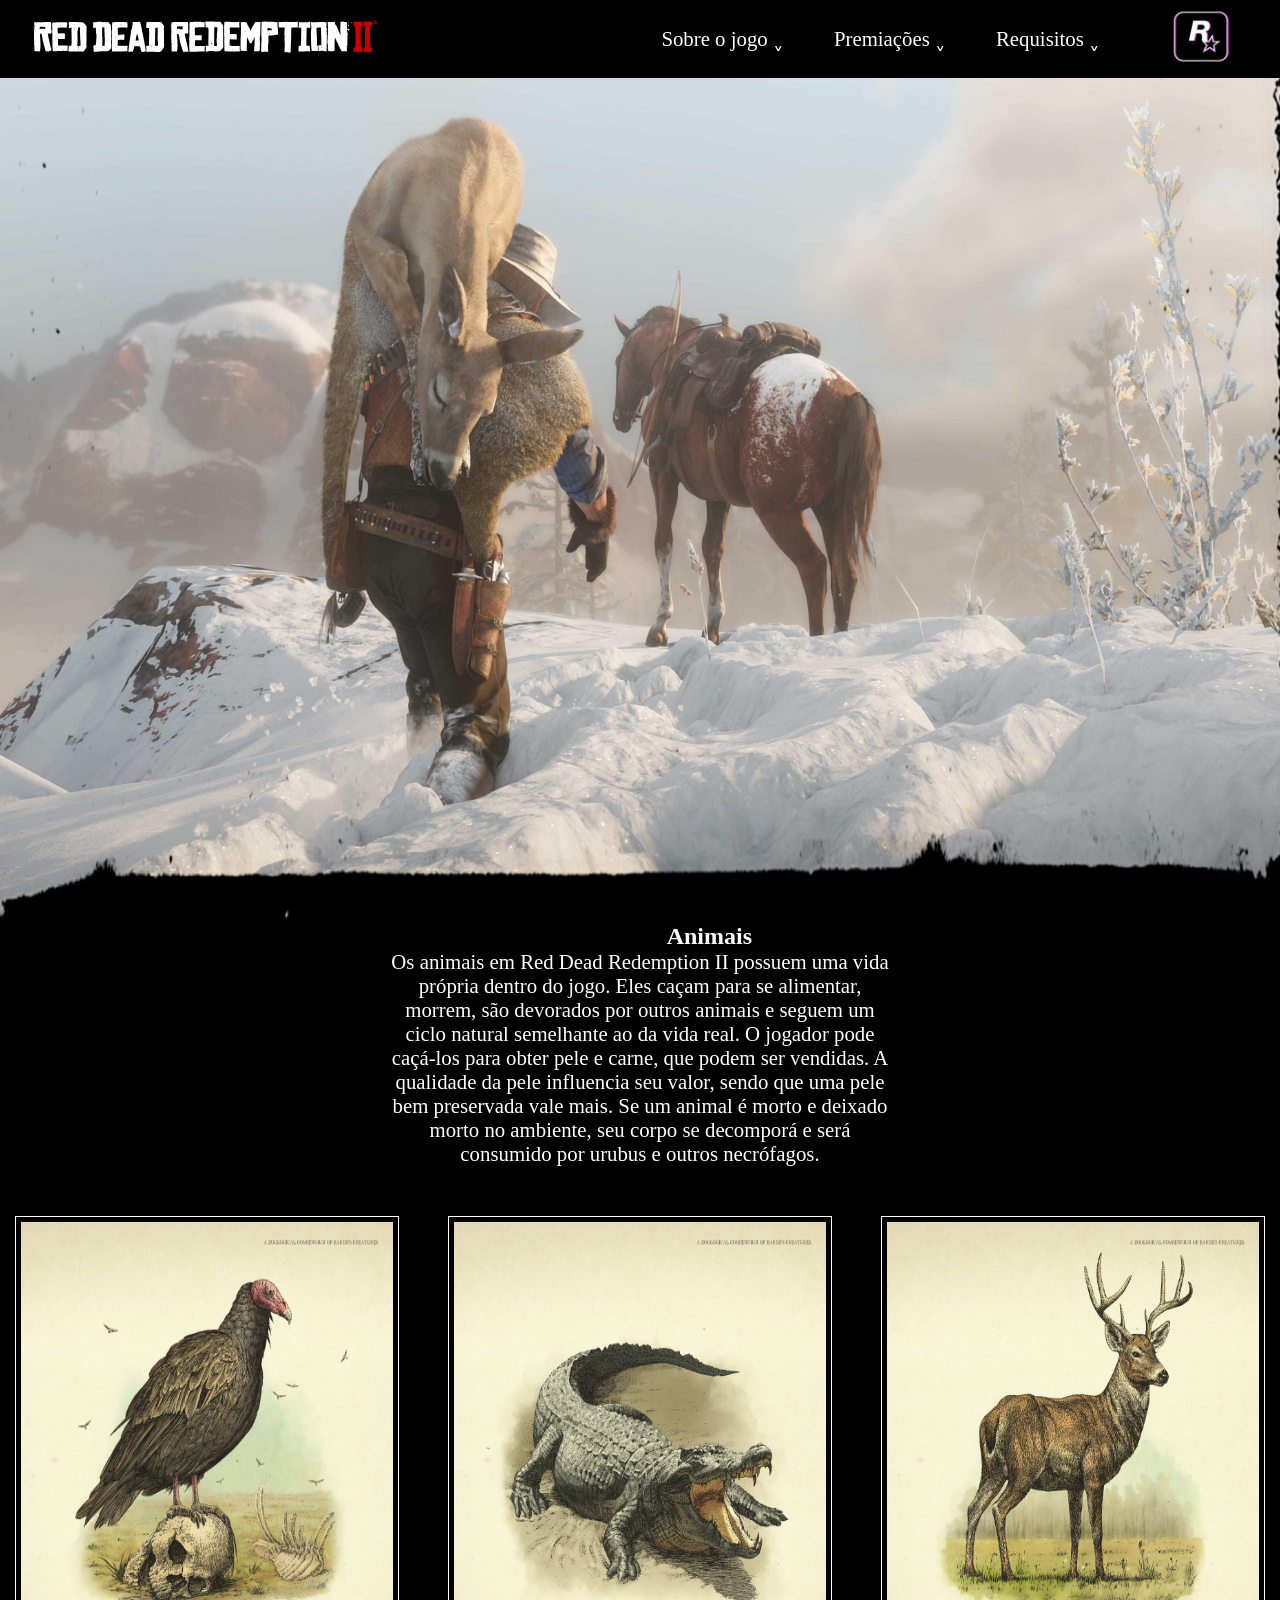
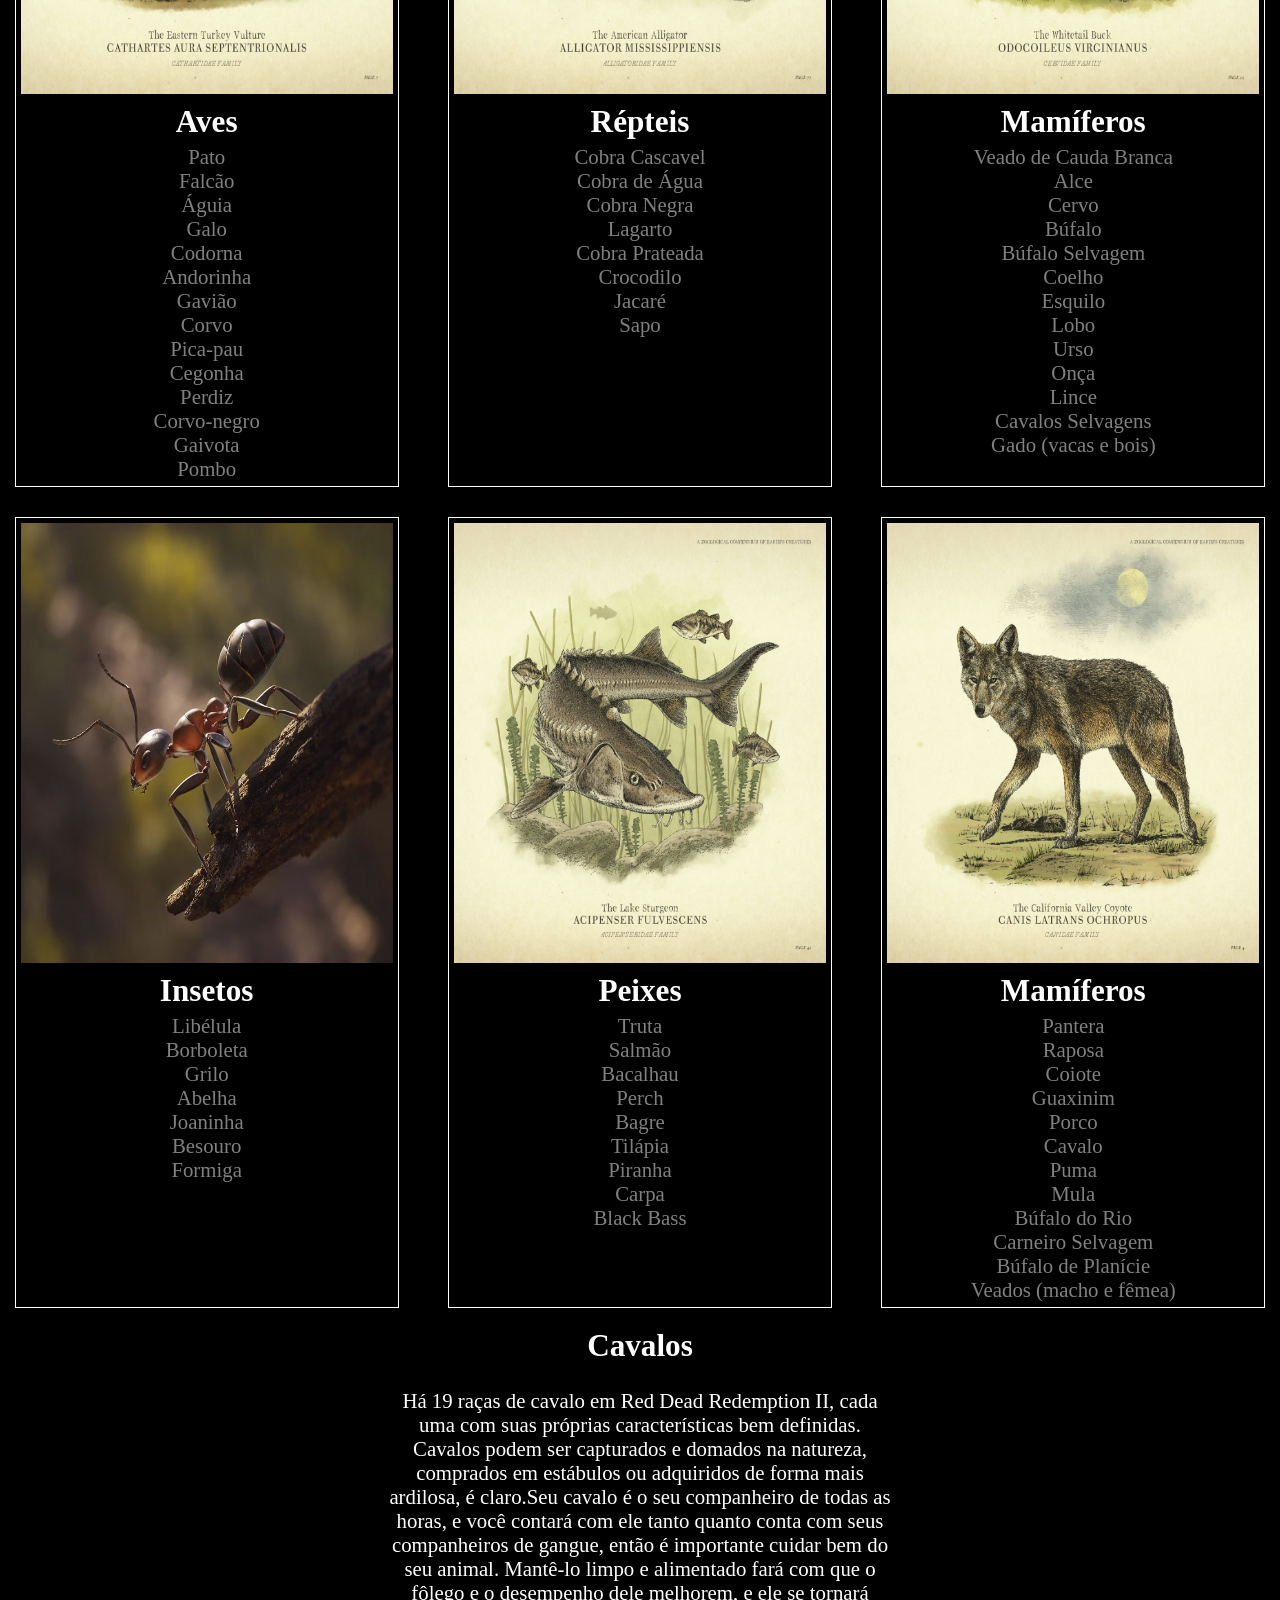
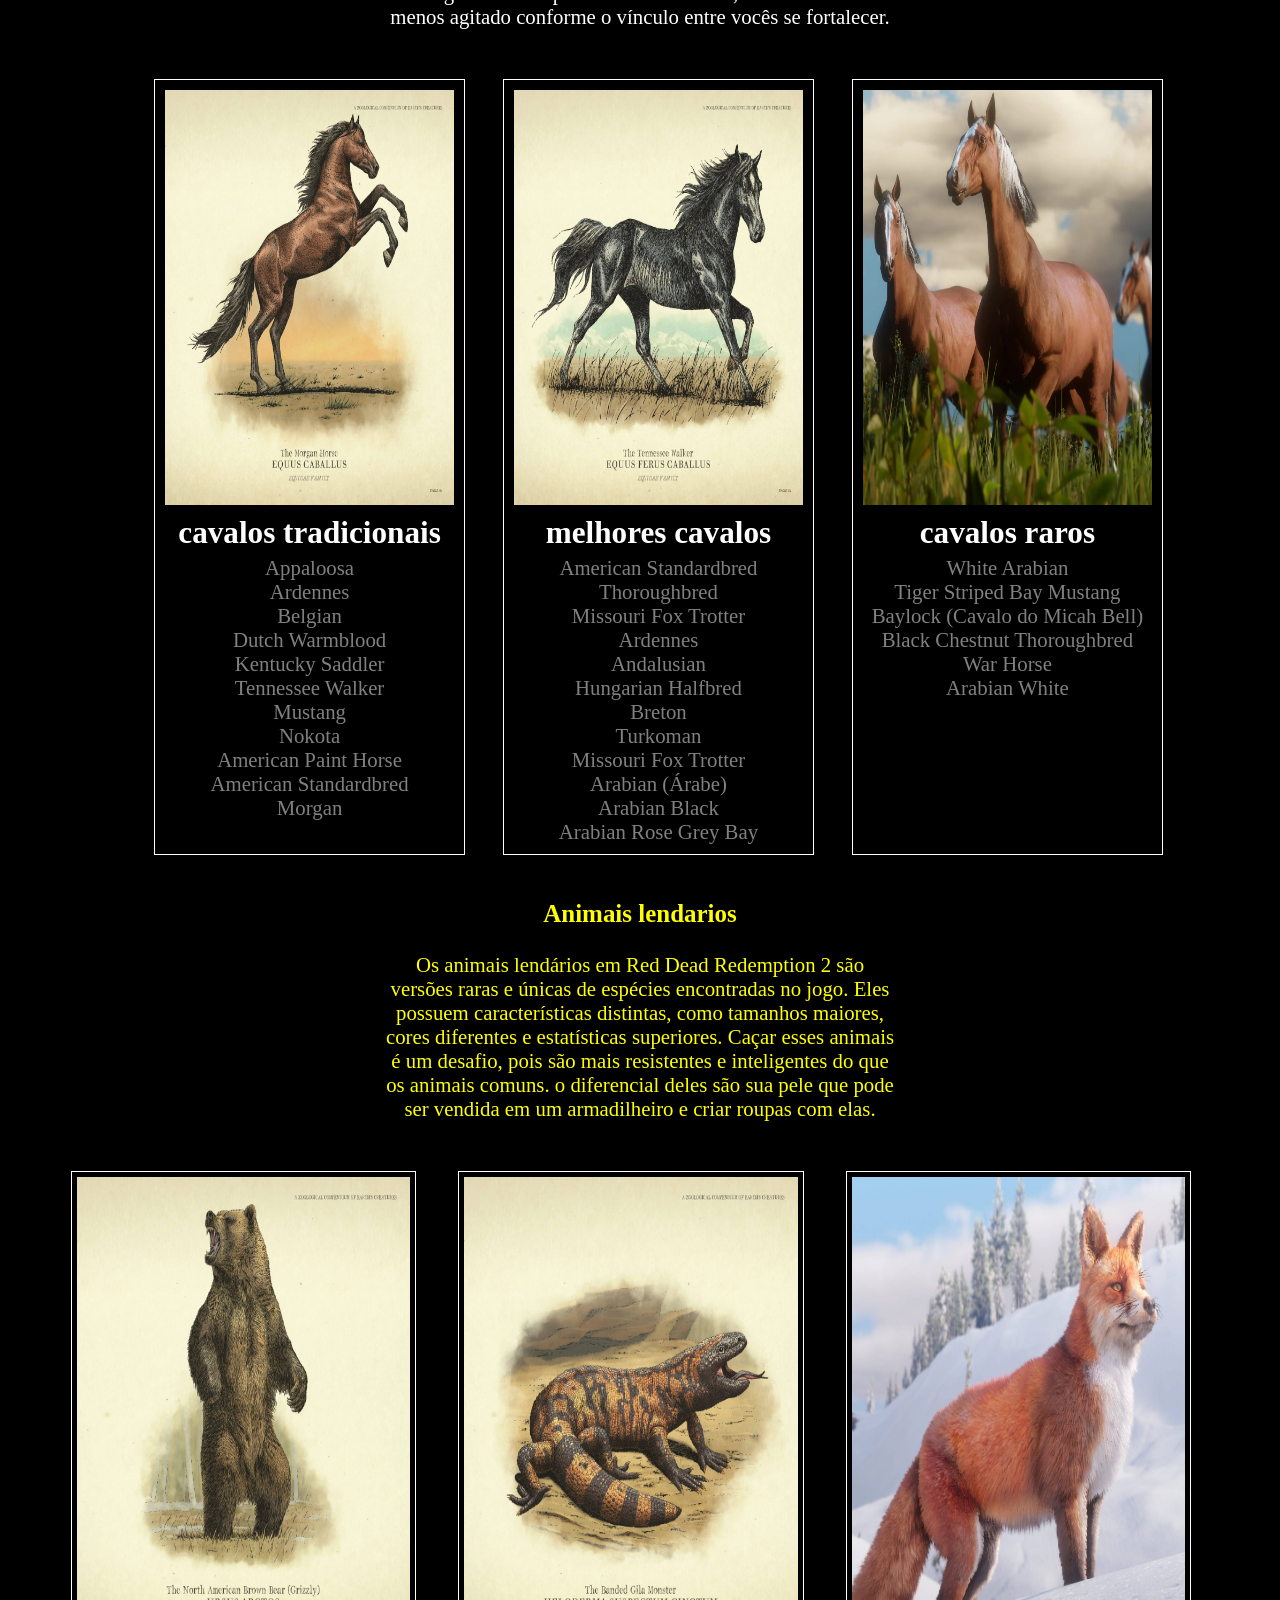
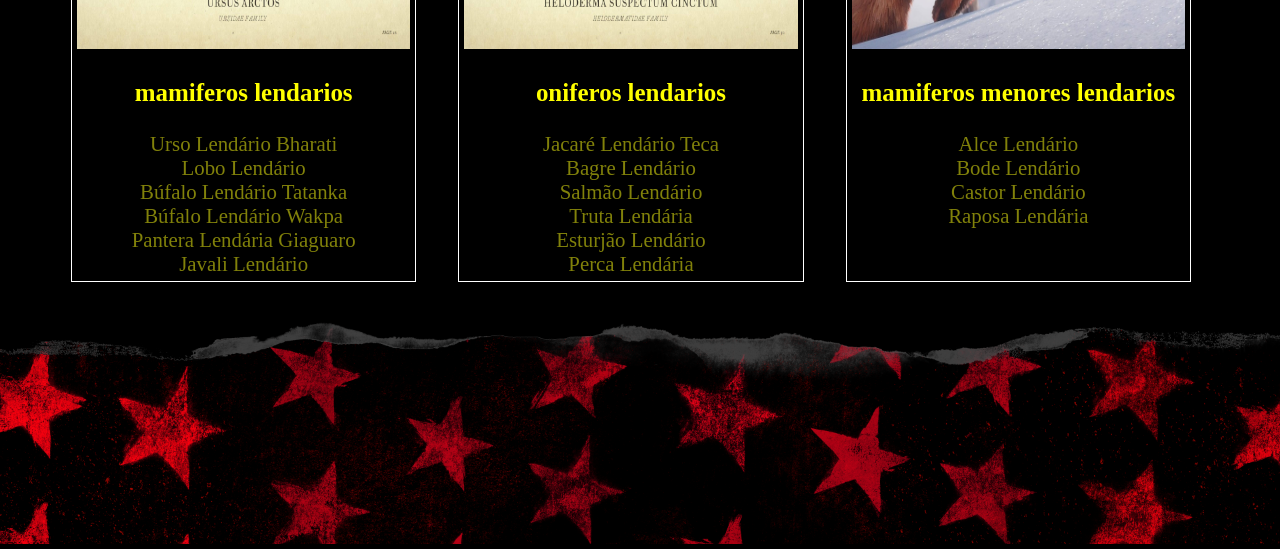
<file: paginas/animais.html>
<!DOCTYPE html>
<html lang="pt-br">
<head>
    <meta charset="UTF-8">
    <meta name="viewport" content="width=device-width, initial-scale=1.0">
    <meta name="description" content="lista dos animais no Red Dead Redemption II e como interagem no jogo">
    <link rel="icon" type="image/png" href="../img/Rockstar_Games_Logo.png">
    <link rel="stylesheet" href="../estilos/animal.css">
    <title>vida selvagem red dead redemption II</title>
</head>
<body>
    <header class="cabecario">
        <a href="../index.html"><img src="../img/logoreddeead.svg" alt="Logo"></a>
        <nav>
            <ul class="menu">
                <li><a href="../paginas/pag1.html">Sobre o jogo ˬ</a></li>
                <li><a href="../paginas/pag2.html">Premiações ˬ</a></li>
                <li><a href="../paginas/pag3.html">Requisitos ˬ</a></li>
                <li><a href="https://www.rockstargames.com/br/"><img src="../img/rockstar-rockstar-games.gif" alt="Logo Rockstar"></a></li>
            </ul>
        </nav>
    </header>
    <img class="capa" src="../img/Design sem nome (4).png" alt="Capa Red Dead redemption 2">
    <h1 class="ani">Animais</h1>
    <p class="ani2">Os animais em Red Dead Redemption II possuem uma vida própria dentro do jogo. Eles caçam para se alimentar, morrem, são devorados por outros animais e seguem um ciclo natural semelhante ao da vida real. O jogador pode caçá-los para obter pele e carne, que podem ser vendidas. A qualidade da pele influencia seu valor, sendo que uma pele bem preservada vale mais. Se um animal é morto e deixado morto no ambiente, seu corpo se decomporá e será consumido por urubus e outros necrófagos.</p>
    <main class="blocos">
        <main class="blocos">
            <section class="caixa c1">
                <img src="../img/aves.jpg" alt="tipos de aves no Red Dead Redemption 2">
                <h2>Aves</h2>
                <ul>
                    <li>Pato</li>
                    <li>Falcão</li>
                    <li>Águia</li>
                    <li>Galo</li>
                    <li>Codorna</li>
                    <li>Andorinha</li>
                    <li>Gavião</li>
                    <li>Corvo</li>
                    <li>Pica-pau</li>
                    <li>Cegonha</li>
                    <li>Perdiz</li>
                    <li>Corvo-negro</li>
                    <li>Gaivota</li>
                    <li>Pombo</li>
                </ul>
            </section>    
            <section class="caixa c2">
                <img src="../img/jacare.jpg" alt="tipos de Répteis no Red Dead Redemption 2">
                <h2>Répteis</h2>
                <ul>
                    <li>Cobra Cascavel</li>
                    <li>Cobra de Água</li>
                    <li>Cobra Negra</li>
                    <li>Lagarto</li>
                    <li>Cobra Prateada</li>
                    <li>Crocodilo</li>
                    <li>Jacaré</li>
                    <li>Sapo</li>
                </ul>
            </section>    
            <section class="caixa c3">
                <img src="../img/alce.jpg" alt="tipos de mamíferos no Red Dead Redemption 2">
                <h2>Mamíferos</h2>
                <ul>
                    <li>Veado de Cauda Branca</li>
                    <li>Alce</li>
                    <li>Cervo</li>
                    <li>Búfalo</li>
                    <li>Búfalo Selvagem</li>
                    <li>Coelho</li>
                    <li>Esquilo</li>
                    <li>Lobo</li>
                    <li>Urso</li>
                    <li>Onça</li>
                    <li>Lince</li>
                    <li>Cavalos Selvagens</li>
                    <li>Gado (vacas e bois)</li>
                </ul>
            </section>
        </main>    
        <main class="blocos1">
            <section class="ca c1">
                <img src="../img/formiga1.jpg" alt="tipos de insetos no Red Dead Redemption 2">
                <h2>Insetos</h2>
                <ul>
                    <li>Libélula</li>
                    <li>Borboleta</li>
                    <li>Grilo</li>
                    <li>Abelha</li>
                    <li>Joaninha</li>
                    <li>Besouro</li>
                    <li>Formiga</li>
                </ul>
            </section>    
            <section class="ca c2">
                <img src="../img/peixes.jpg" alt="tipos de Peixes no Red Dead Redemption 2">
                <h2>Peixes</h2>
                <ul>
                    <li>Truta</li>
                    <li>Salmão</li>
                    <li>Bacalhau</li>
                    <li>Perch</li>
                    <li>Bagre</li>
                    <li>Tilápia</li>
                    <li>Piranha</li>
                    <li>Carpa</li>
                    <li>Black Bass</li>
                </ul>
            </section>    
            <section class="ca c3">
                <img src="../img/d750cc5122e50a2627ca16b9d999b6b9.jpg" alt="tipos de mamíferos no Red Dead Redemption 2">
                <h2>Mamíferos</h2>
                <ul>
                    <li>Pantera</li>
                    <li>Raposa</li>
                    <li>Coiote</li>
                    <li>Guaxinim</li>
                    <li>Porco</li>
                    <li>Cavalo</li>
                    <li>Puma</li>
                    <li>Mula</li>
                    <li>Búfalo do Rio</li>
                    <li>Carneiro Selvagem</li>
                    <li>Búfalo de Planície</li>
                    <li>Veados (macho e fêmea)</li>
                </ul>
            </section>
        </main>
    </main>
        
    <h2 class="cavalos">Cavalos</h2>
    <p class="descricavalo">Há 19 raças de cavalo em Red Dead Redemption II, cada uma com suas próprias características bem definidas. Cavalos podem ser capturados e domados na natureza, comprados em estábulos ou adquiridos de forma mais ardilosa, é claro.Seu cavalo é o seu companheiro de todas as horas, e você contará com ele tanto quanto conta com seus companheiros de gangue, então é importante cuidar bem do seu animal. Mantê-lo limpo e alimentado fará com que o fôlego e o desempenho dele melhorem, e ele se tornará menos agitado conforme o vínculo entre vocês se fortalecer.</p>
    <main class="cavas">
        <main class="cavas">
            <section class="va n1">
                <img src="../img/5dcf0b34f4cb56d73917964f027523cd.jpg" alt="cavalos tradicionais">
                <h2>cavalos tradicionais</h2>
            <ul>
                <li>Appaloosa</li>
                <li>Ardennes</li>
                <li>Belgian</li>
                <li>Dutch Warmblood</li>
                <li>Kentucky Saddler</li>
                <li>Tennessee Walker</li>
                <li>Mustang</li>
                <li>Nokota</li>
                <li>American Paint Horse</li>
                <li>American Standardbred</li>
                <li>Morgan</li>
            </ul>
            </section>
            <section class="va n2">
                <img src="../img/17908e24c220c9f6c70f1eff03f51cf8.jpg" alt="cavalos premium">
                <h2>melhores cavalos</h2>
                <ul>
                   <li>American Standardbred</li>
                   <li>Thoroughbred</li>
                    <li>Missouri Fox Trotter</li>
                    <li>Ardennes</li>
                    <li>Andalusian</li>
                    <li>Hungarian Halfbred</li>
                    <li>Breton</li>
                    <li>Turkoman</li>
                    <li>Missouri Fox Trotter</li>
                    <li>Arabian (Árabe)</li>
                    <li>Arabian Black</li>
                    <li>Arabian Rose Grey Bay</li>
            </ul>
            </section>
            <section class="va n3">
                <img src="../img/cavalorar.jpg" alt="cavalos raros">
                <h2>cavalos raros</h2>
                <ul>
                    <li>White Arabian </li>
                    <li>Tiger Striped Bay Mustang </li>
                    <li>Baylock (Cavalo do Micah Bell)</li>
                    <li>Black Chestnut Thoroughbred</li>
                    <li>War Horse </li>
                    <li>Arabian White</li>
                </ul>
            </section>
        </main>
    </main>
    <h3 class="lendario">Animais lendarios</h3>
    <p class="lend">Os animais lendários em Red Dead Redemption 2 são versões raras e únicas de espécies encontradas no jogo. Eles possuem características distintas, como tamanhos maiores, cores diferentes e estatísticas superiores. Caçar esses animais é um desafio, pois são mais resistentes e inteligentes do que os animais comuns. o diferencial deles são sua pele que pode ser vendida em um armadilheiro e criar roupas com elas.</p>
   <main class="animais">
 
        <section class="caixa c1">
            <img src="../img/f30ff61ab035f09ebcc2ef5fb9cd9544.jpg" alt="mamideros lendarios">
            <h3>mamiferos lendarios</h3>
           <ul class="corlen">
            <li>Urso Lendário Bharati</li>
            <li>Lobo Lendário</li>
            <li>Búfalo Lendário Tatanka</li>
            <li>Búfalo Lendário Wakpa</li>
            <li>Pantera Lendária Giaguaro</li>
            <li>Javali Lendário</li>
           </ul>
        </section>
        <section class="caixa c2">
            <img src="../img/ad30a715f373158092b7429fedf5000a (1).jpg" alt="oniferos lendarios">
            <h3>oniferos lendarios</h3>
            <ul class="corlen">
                <li>Jacaré Lendário Teca</li>
                <li>Bagre Lendário</li>
                <li>Salmão Lendário</li>
                <li>Truta Lendária</li>
                <li>Esturjão Lendário</li>
                <li>Perca Lendária</li>
           </ul>
        </section>
        <section class="caixa c3">
            <img src="../img/menores.jpg" alt="mamiferos lendarios menores">
            <h3>mamiferos menores lendarios</h3>
            <ul class="corlen">
                <li>Alce Lendário</li>
                <li>Bode Lendário</li>
                <li>Castor Lendário</li>
                <li>Raposa Lendária</li>
            </ul>
        </section>
    </main>
</main>
<a href="../index.html"><img class="final" src="../img/fundofinal.png" alt="capa final" style="width: 100%;padding-top: 20px;"></a>
  </body>
</html>
</file>
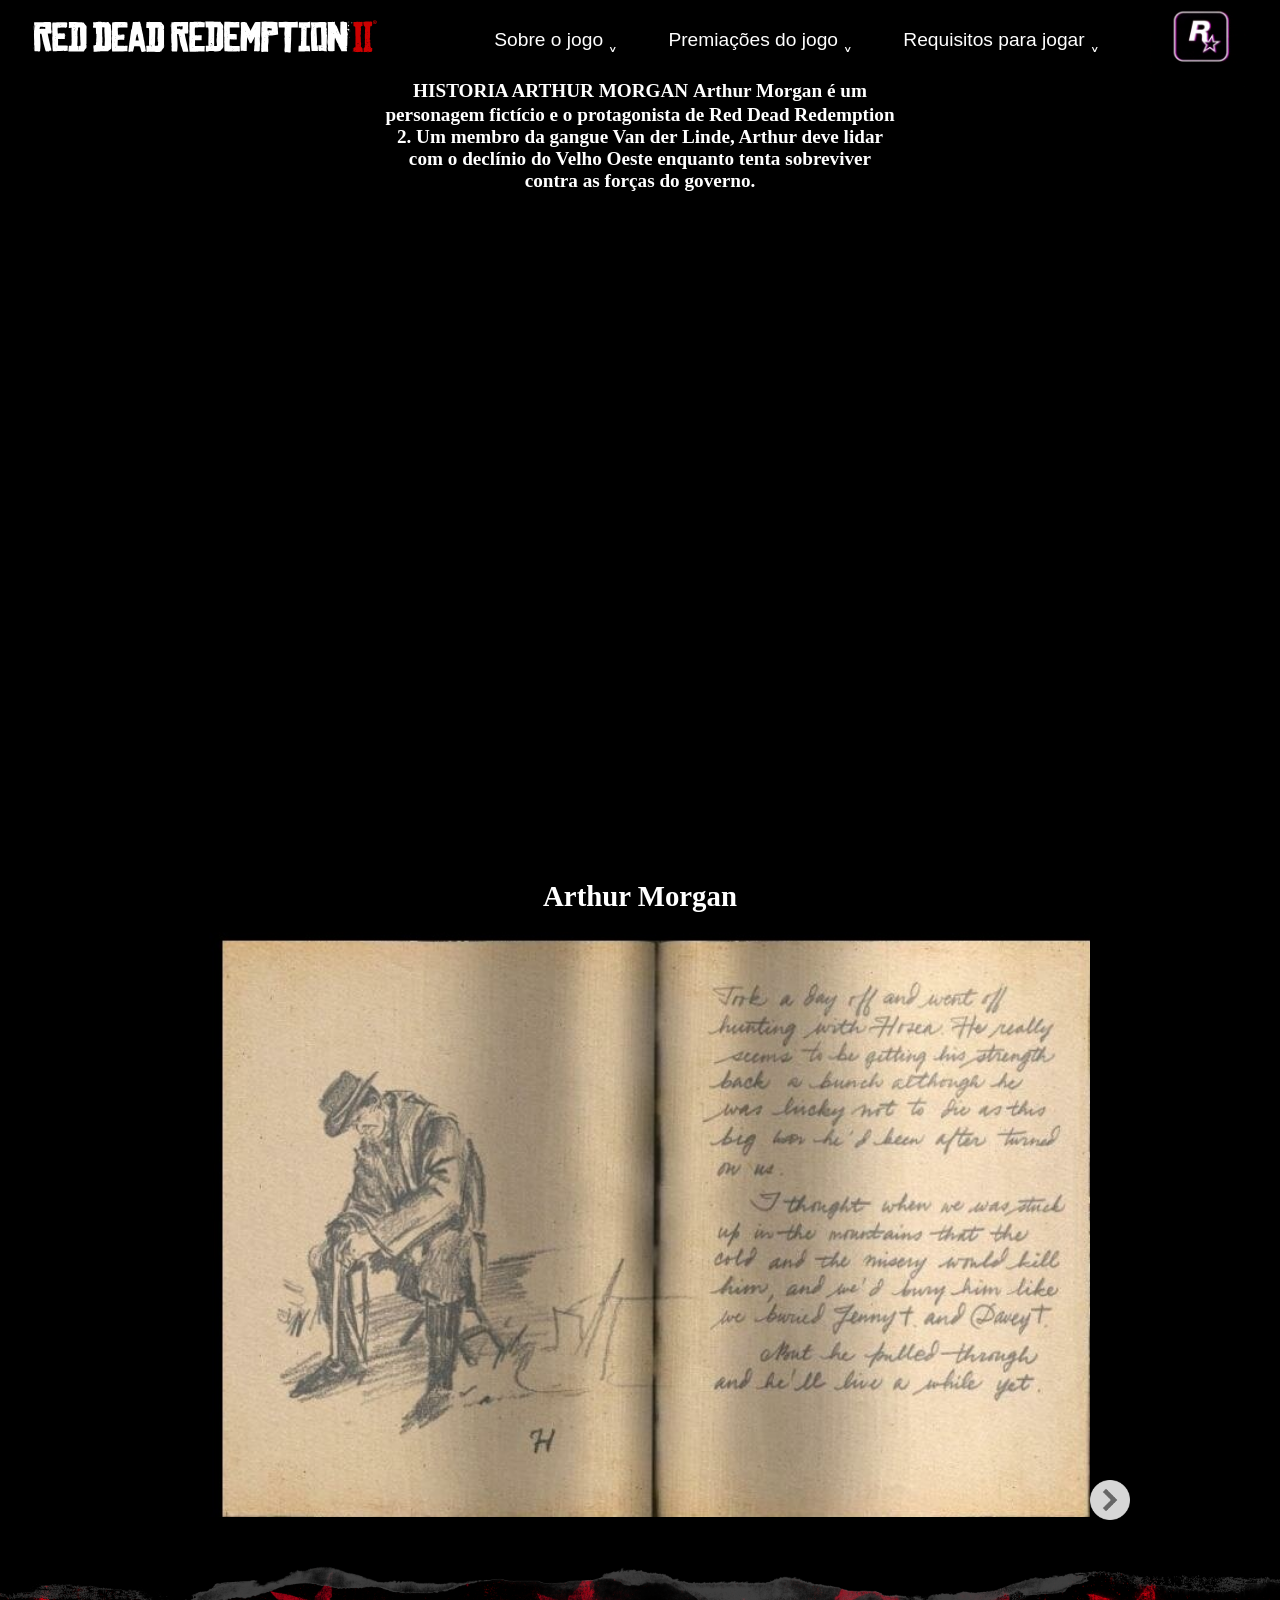
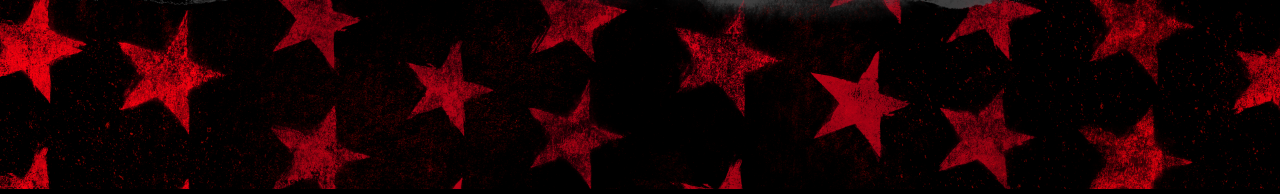
<file: paginas/arthur.html>
<!DOCTYPE html>
<html lang="pt-br">
<head>
    <meta charset="UTF-8">
    <meta name="viewport" content="width=device-width, initial-scale=1.0">
    <link rel="stylesheet" href="../estilos/arthur.css">
    <link rel="icon" type="image/png" href="../img/Rockstar_Games_Logo.png">
    <title>arthur morgan red dead redemption II</title>
</head>
<body>
    <header class="cabecario">
        <a href="../index.html"><img src="../img/logoreddeead.svg" alt="Logo"></a>
        <nav>
            <ul class="menu">
                <li><a href="../paginas/pag1.html">Sobre o jogo ˬ</a></li>
                <li><a href="../paginas/pag2.html">Premiações do jogo ˬ</a></li>
                <li><a href="../paginas/pag3.html">Requisitos para jogar ˬ</a></li>
                <li><a href="https://www.rockstargames.com/br/"><img src="../img/rockstar-rockstar-games.gif" alt="Logo Rockstar"></a></li>
            </ul>
        </nav>
    </header>
    <h1>ㅤㅤㅤㅤㅤㅤㅤㅤㅤㅤㅤㅤHISTORIA ARTHUR MORGANㅤㅤㅤㅤㅤㅤㅤㅤㅤㅤㅤㅤ
        Arthur Morgan é um personagem fictício e o protagonista de Red Dead Redemption 2. Um membro da gangue Van der Linde, Arthur deve lidar com o declínio do Velho Oeste enquanto tenta sobreviver contra as forças do governo.
    </h1>
    <div class="video">
        <iframe width="1400" height="665" 
        src="https://www.youtube.com/embed/RB9nyUyNI2s" 
            frameborder="0" 
            allow="accelerometer; autoplay; clipboard-write; encrypted-media; gyroscope; picture-in-picture" 
            allowfullscreen>
        </iframe>
    </div>
    
<h2>Arthur Morgan</h2>
<div class="diario-container">
    <img src="../img/diari.png" alt="arthur-morgan">
  
    <a href="ler.html" target="diario-frame">
      <img src="../img/ler-removebg-preview.png" alt="botao de ler" class="botao-ler" style="width: 40px;">
    </a>
  
    <iframe name="diario-frame" class="iframe-diario"></iframe>
  </div>
  
<br>
<br>



 <a href="../index.html"><img src="../img/fundofinal.png" alt="fundo final" style="width: 100%;"></a>

</body>
</html>
</file>
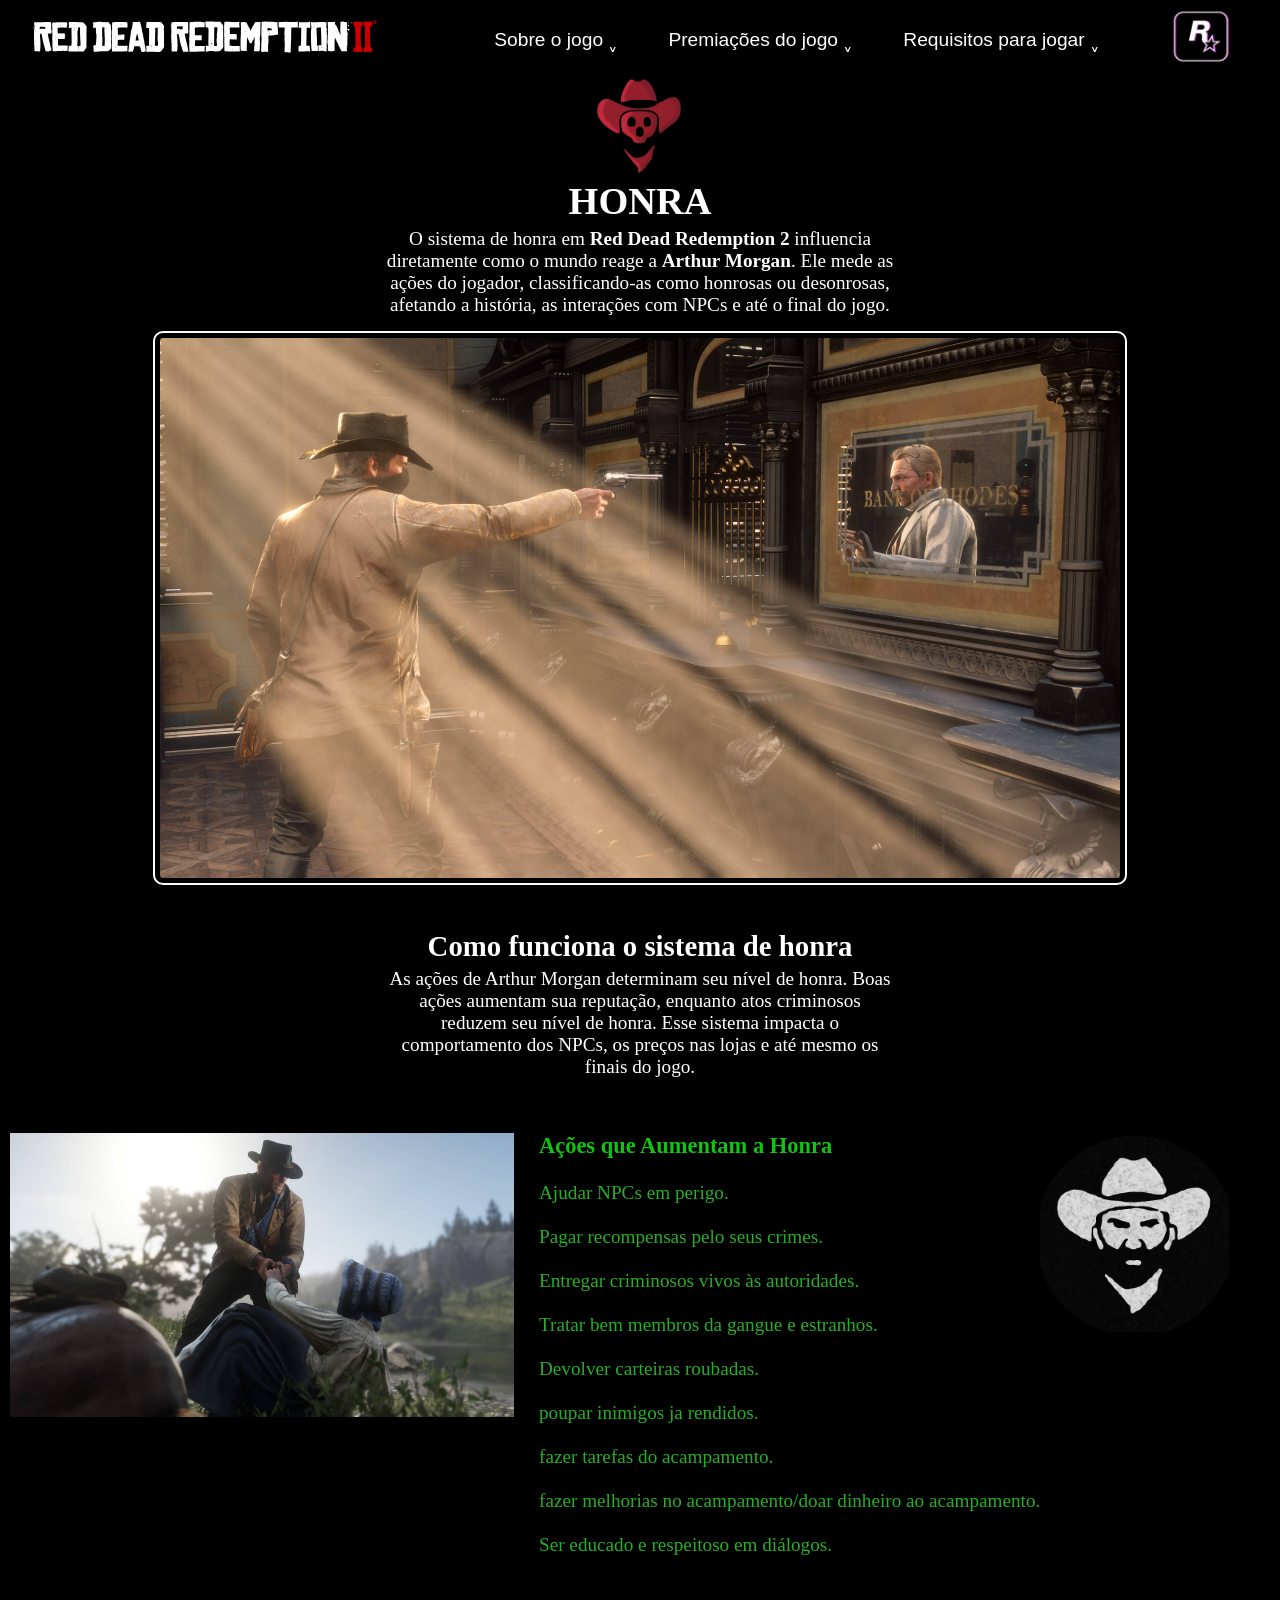
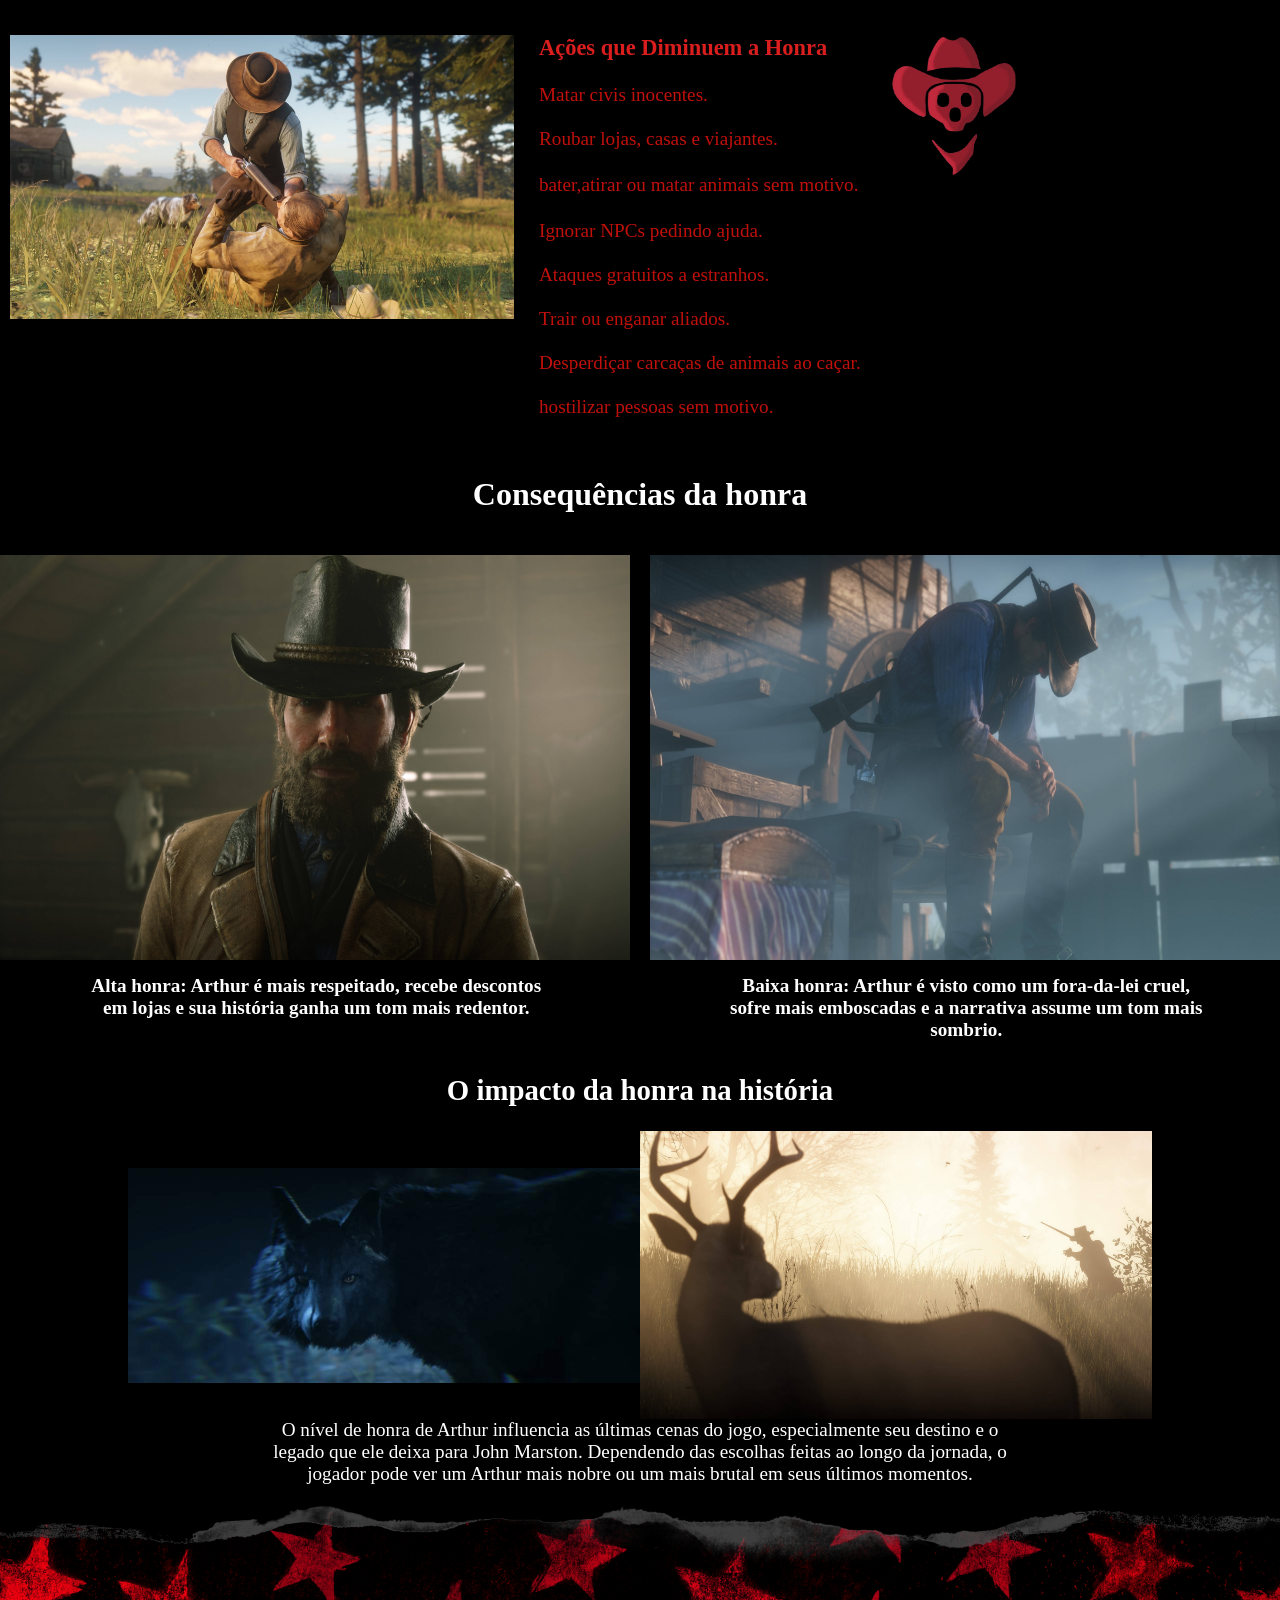
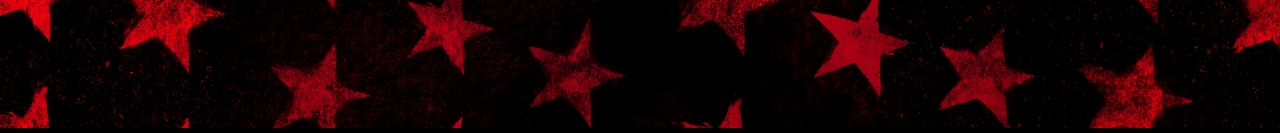
<file: paginas/honra.html>
<!DOCTYPE html>
<html lang="pt-br">
<head>
    <meta charset="UTF-8">
    <meta name="viewport" content="width=device-width, initial-scale=1.0">
    <link rel="stylesheet" href="../estilos/honra.css">
    <link rel="icon" type="image/png" href="../img/Rockstar_Games_Logo.png">
    <title>Honra red dead redemption II</title>
</head>
<body>
    <header class="cabecario">
        <a href="../index.html"><img src="../img/logoreddeead.svg" alt="Logo"></a>
        <nav>
            <ul class="menu">
                <li><a href="../paginas/pag1.html">Sobre o jogo ˬ</a></li>
                <li><a href="../paginas/pag2.html">Premiações do jogo ˬ</a></li>
                <li><a href="../paginas/pag3.html">Requisitos para jogar ˬ</a></li>
                <li><a href="https://www.rockstargames.com/br/"><img src="../img/rockstar-rockstar-games.gif" alt="Logo Rockstar"></a></li>
            </ul>
        </nav>
    </header>

<div class="capa">
<div class="titulo">
    <img src="../img/honra-removebg-preview.png" alt="simbolo de honra rdr2">
    <h1>HONRA</h1>
    <p>O sistema de honra em <strong>Red Dead Redemption 2</strong> influencia diretamente como o mundo reage a <strong>Arthur Morgan</strong>. Ele mede as ações do jogador, classificando-as como honrosas ou desonrosas, afetando a história, as interações com NPCs e até o final do jogo.</p>

</div>

    <div class="honra">
    <img src="../img/roubo.jpg" alt="arthur morgan roubo" >
    </div>
</div>

<section>
    <div class="p1">
    <h2>Como funciona o sistema de honra</h2>
    <p>As ações de Arthur Morgan determinam seu nível de honra. Boas ações aumentam sua reputação, enquanto atos criminosos reduzem seu nível de honra. Esse sistema impacta o comportamento dos NPCs, os preços nas lojas e até mesmo os finais do jogo.</p>
    </div>
    <div class="tit">
        <img src="../img/ajuda.jpg" alt="Arthur aumentando honra em RDR2">
        <ul>
            <h3>Ações que Aumentam a Honra</h3>
            <li>Ajudar NPCs em perigo.</li>
            <br>
            <li>Pagar recompensas pelo seus crimes.</li>
            <br>
            <li>Entregar criminosos vivos às autoridades.</li>
            <br>
            <li>Tratar bem membros da gangue e estranhos.</li>
            <br>
            <li>Devolver carteiras roubadas.</li>
            <br>
            <li>poupar inimigos ja rendidos.</li>
            <br>
            <li>fazer tarefas do acampamento.</li>
            <br>
            <li>fazer melhorias no acampamento/doar dinheiro ao acampamento.</li>
            <br>
            <li>Ser educado e respeitoso em diálogos.</li>
        </ul>
        <img src="../img/honraposi.jpg" alt="alta honra" style="width: 15%;">
       
    </div>
</section>

<br>
<br>

    <div class="toi">
        <img src="../img/baixahonra.jpg" alt="Arthur perdendo honra em RDR2">
        <ul>
            <h3>Ações que Diminuem a Honra</h3>
            <li>Matar civis inocentes.</li>
            <br>
            <li>Roubar lojas, casas e viajantes.</li>
            <br>
            <li>bater,atirar ou matar animais sem motivo.ㅤㅤㅤㅤㅤㅤㅤㅤㅤㅤ</li>
            <br>
            <li>Ignorar NPCs pedindo ajuda.</li>
            <br>
            <li>Ataques gratuitos a estranhos.</li>
            <br>
            <li>Trair ou enganar aliados.</li>
            <br>
            <li>Desperdiçar carcaças de animais ao caçar.</li>
            <br>
            <li>hostilizar pessoas sem motivo.</li>
        </ul>
        <img src="../img/honra-removebg-preview.png" alt="baixa honra" style="width: 15%;">
    </div>


<h4>Consequências da honra</h4>
<div class="imagens">
    <div>
        <img src="../img/arthurbom.jpg" alt="Arthur com alta honra">
        <p class="texto">Alta honra: Arthur é mais respeitado, recebe descontos em lojas e sua história ganha um tom mais redentor.</p>
    </div>
    <div>
        <img src="../img/trsite.jpg" alt="Arthur com baixa honra">
        <p class="texto">Baixa honra: Arthur é visto como um fora-da-lei cruel, sofre mais emboscadas e a narrativa assume um tom mais sombrio.</p>
    </div>
</div>

<div class="final">
<h2>O impacto da honra na história</h2>
</div>
<div class="fin">
    <img src="../img/lobohonra.jpg" alt="final cena">
    <img src="../img/animais.jpg" alt="">
</div>
<div class="textfinal" style="display: flex; justify-content: center;">
<p>O nível de honra de Arthur influencia as últimas cenas do jogo, especialmente seu destino e o legado que ele deixa para John Marston. Dependendo das escolhas feitas ao longo da jornada, o jogador pode ver um Arthur mais nobre ou um mais brutal em seus últimos momentos.</p>
</div>

<a href="../index.html"><img class="final" src="../img/fundofinal.png" alt="capa final" style="width: 100%;padding-top: 20px;"></a>

</body>
</html>
</file>
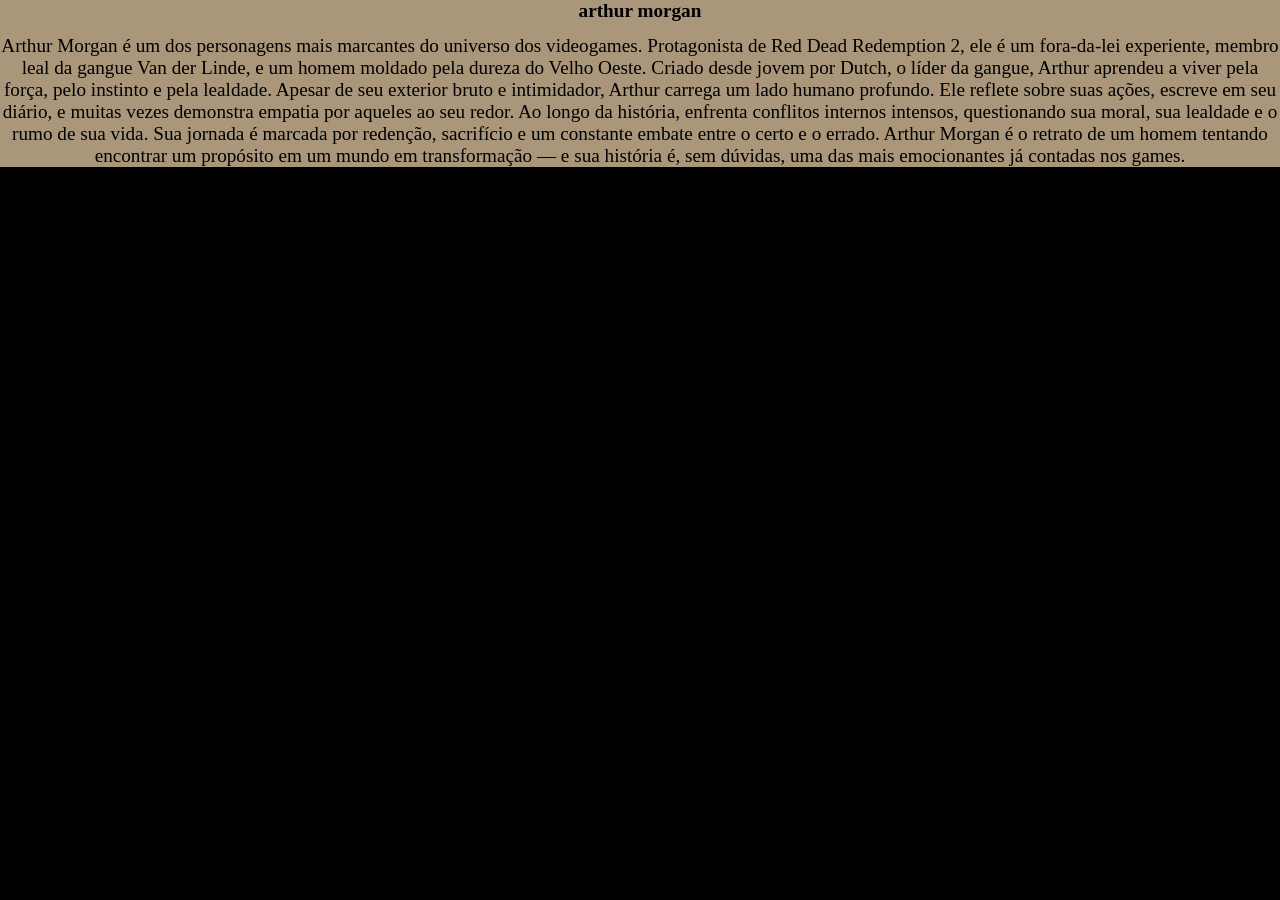
<file: paginas/ler.html>
<!DOCTYPE html>
<html lang="pt-br">
<head>
    <meta charset="UTF-8">
    <meta name="viewport" content="width=device-width, initial-scale=1.0">
    <link rel="stylesheet" href="../estilos/arthur.css">
    <link rel="icon" type="image/png" href="../img/Rockstar_Games_Logo.png">
    <title>arthur morgan red dead redemption II</title>
</head>
<body>
   
    <div class="hist">
    <h1>arthur morgan</h1>
        <p>Arthur Morgan é um dos personagens mais marcantes do universo dos videogames. Protagonista de Red Dead Redemption 2, ele é um fora-da-lei experiente, membro leal da gangue Van der Linde, e um homem moldado pela dureza do Velho Oeste. Criado desde jovem por Dutch, o líder da gangue, Arthur aprendeu a viver pela força, pelo instinto e pela lealdade.

            Apesar de seu exterior bruto e intimidador, Arthur carrega um lado humano profundo. Ele reflete sobre suas ações, escreve em seu diário, e muitas vezes demonstra empatia por aqueles ao seu redor. Ao longo da história, enfrenta conflitos internos intensos, questionando sua moral, sua lealdade e o rumo de sua vida. Sua jornada é marcada por redenção, sacrifício e um constante embate entre o certo e o errado.
            
            Arthur Morgan é o retrato de um homem tentando encontrar um propósito em um mundo em transformação — e sua história é, sem dúvidas, uma das mais emocionantes já contadas nos games.
            
            </p>
    </div>


</body>
</html>
</file>
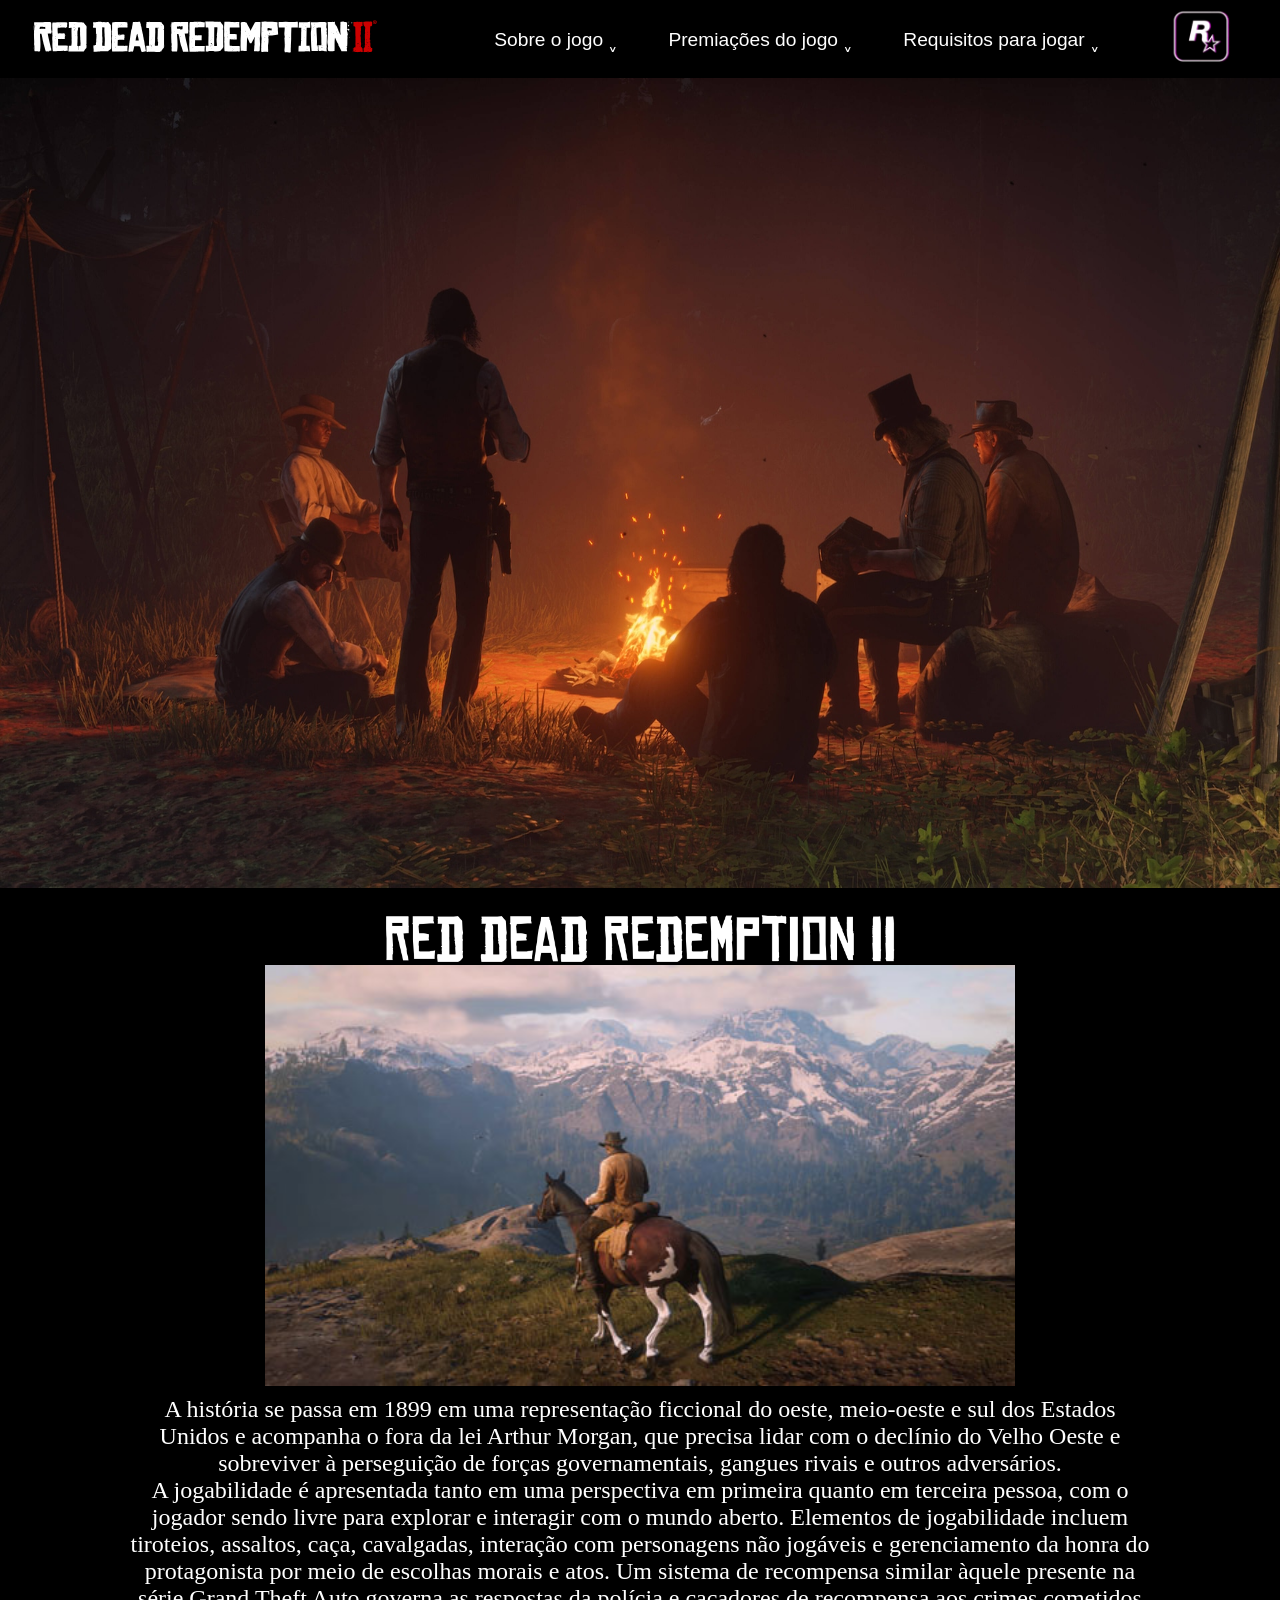
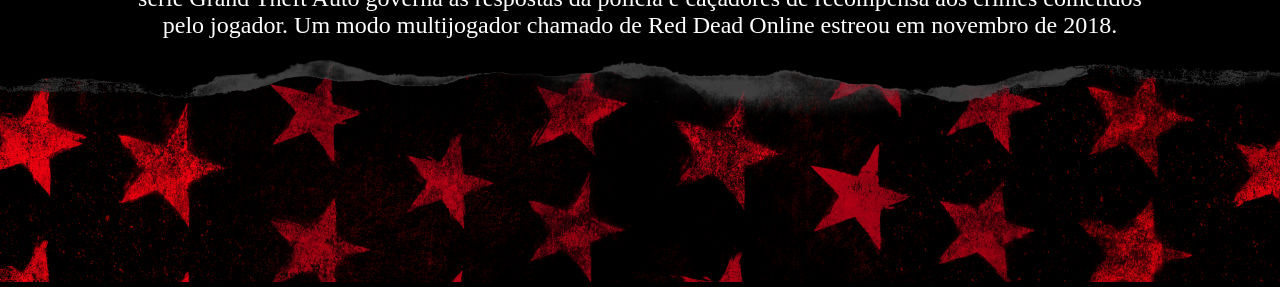
<file: paginas/pag1.html>
<!DOCTYPE html>
<html lang="pt-br">
<head>
    <meta charset="UTF-8">
    <meta name="viewport" content="width=device-width, initial-scale=1.0">
    <link rel="stylesheet" href="../estilos/sobre.css">
    <link rel="icon" type="image/png" href="../img/Rockstar_Games_Logo.png">
    <title>sobre red dead redemption II</title>
</head>
<body>
    <header class="cabecario">
        <a href="../index.html"><img src="../img/logoreddeead.svg" alt="Logo"></a>
        <nav>
            <ul class="menu">
                <li><a href="../paginas/pag1.html">Sobre o jogo ˬ</a></li>
                <li><a href="../paginas/pag2.html">Premiações do jogo ˬ</a></li>
                <li><a href="../paginas/pag3.html">Requisitos para jogar ˬ</a></li>
                <li><a href="https://www.rockstargames.com/br/"><img src="../img/rockstar-rockstar-games.gif" alt="Logo Rockstar"></a></li>
            </ul>
        </nav>
    </header>
    
    <img src="../img/sobre.jpg" alt="gangue van der lind rdr2" style="height: 810px; width: 100%; padding-bottom: 20px;">
    
     <div class="red">
     <img src="../img/fontbolt (1).png" alt="red dead redemption II">
     </div>

    <div class="ini">
    <img src="../img/red-dead-2-aberta-2.jpg" alt="paisagem rdr2">
    <p>A história se passa em 1899 em uma representação ficcional do oeste, meio-oeste e sul dos Estados Unidos e acompanha o fora da lei Arthur Morgan, que precisa lidar com o declínio do Velho Oeste e sobreviver à perseguição de forças governamentais, gangues rivais e outros adversários.
        <br>
        A jogabilidade é apresentada tanto em uma perspectiva em primeira quanto em terceira pessoa, com o jogador sendo livre para explorar e interagir com o mundo aberto. Elementos de jogabilidade incluem tiroteios, assaltos, caça, cavalgadas, interação com personagens não jogáveis e gerenciamento da honra do protagonista por meio de escolhas morais e atos. Um sistema de recompensa similar àquele presente na série Grand Theft Auto governa as respostas da polícia e caçadores de recompensa aos crimes cometidos pelo jogador. Um modo multijogador chamado de Red Dead Online estreou em novembro de 2018.
    </p>
    </div>

   <a href="../index.html"> <img src="../img/fundofinal.png" alt="fundo final" style="width: 100%;padding-top: 20px;"></a>
</body>
</html>
</file>
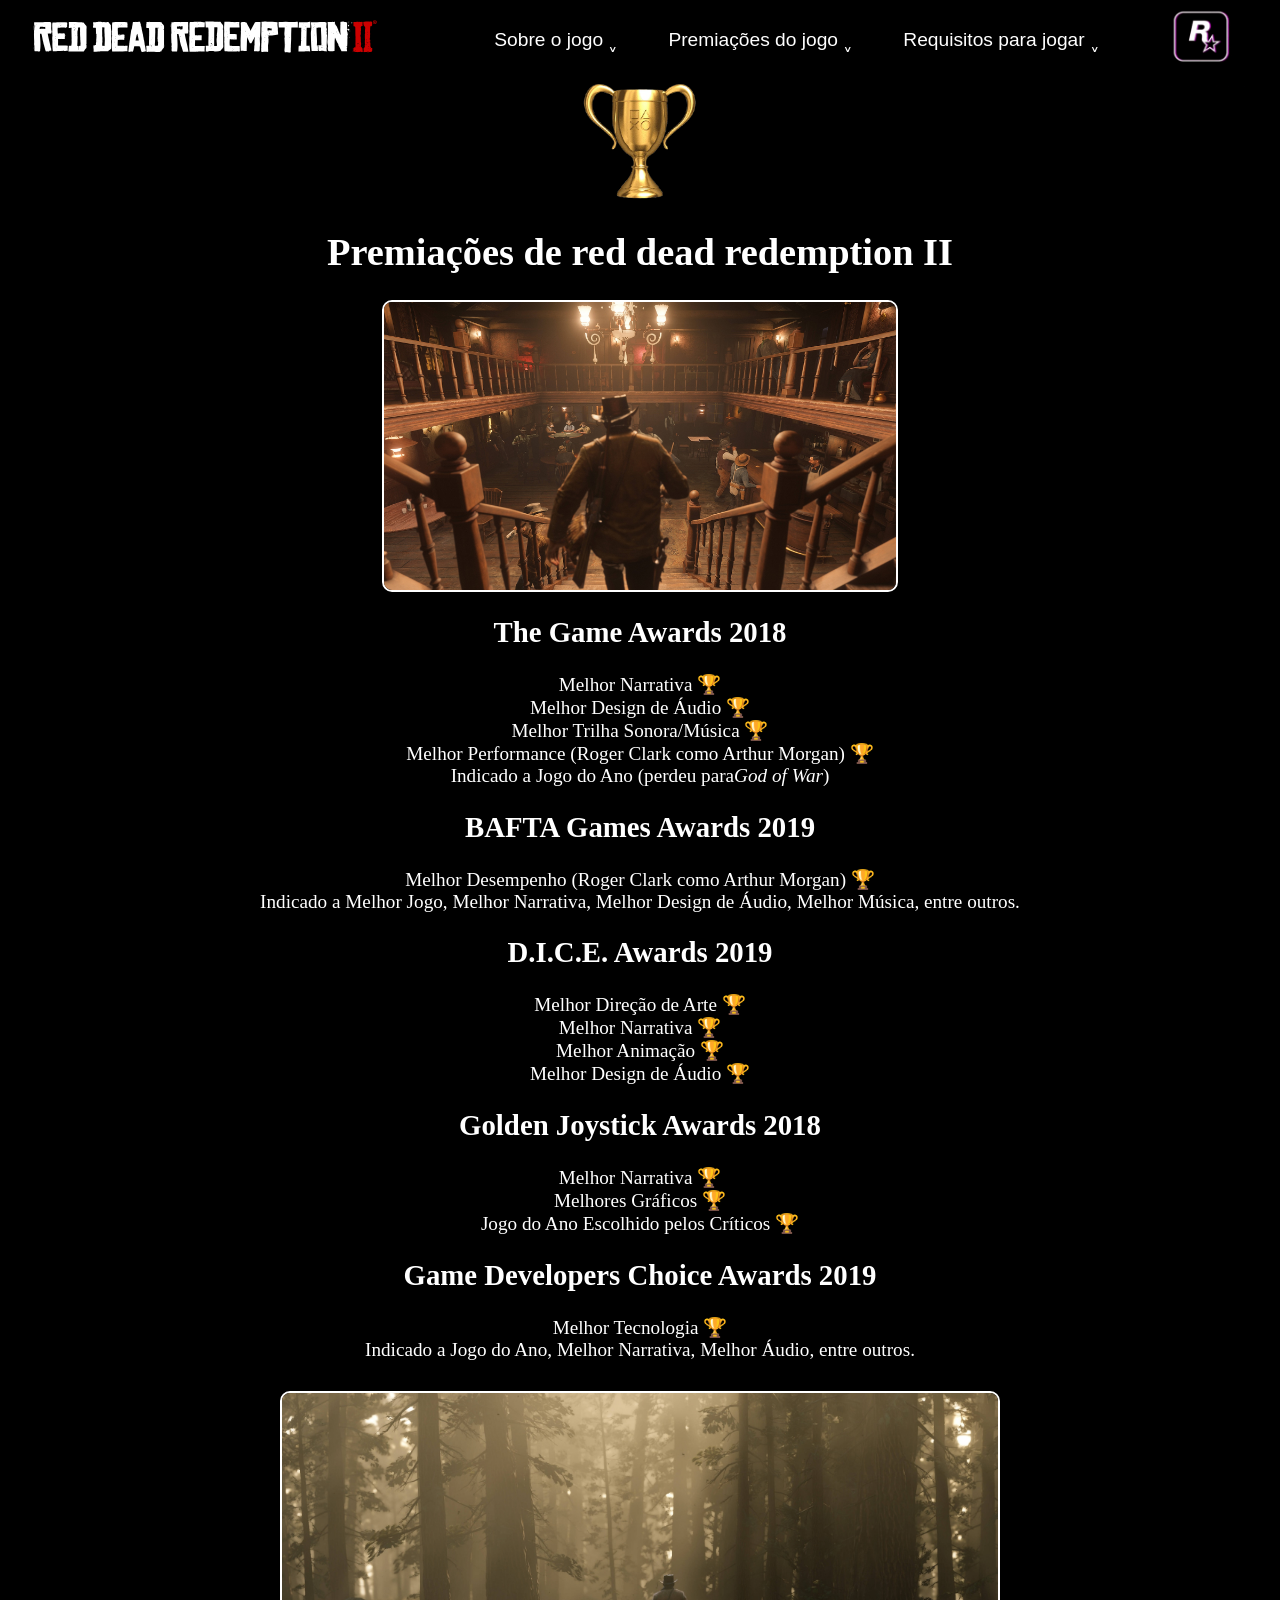
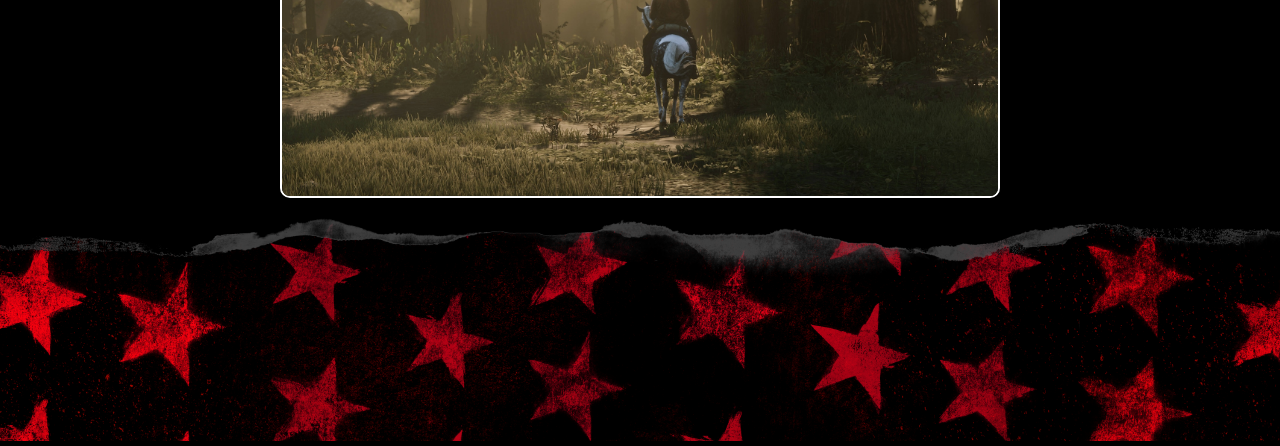
<file: paginas/pag2.html>
<!DOCTYPE html>
<html lang="pt-br">
<head>
    <meta charset="UTF-8">
    <meta name="viewport" content="width=device-width, initial-scale=1.0">
    <link rel="stylesheet" href="../estilos/premios.css">
    <link rel="icon" type="image/png" href="../img/Rockstar_Games_Logo.png">
    <title>Requisitos red dead redemption II</title>
</head>
<body>
    <header class="cabecario">
        <a href="../index.html"><img src="../img/logoreddeead.svg" alt="Logo"></a>
        <nav>
            <ul class="menu">
                <li><a href="../paginas/pag1.html">Sobre o jogo ˬ</a></li>
                <li><a href="../paginas/pag2.html">Premiações do jogo ˬ</a></li>
                <li><a href="../paginas/pag3.html">Requisitos para jogar ˬ</a></li>
                <li><a href="https://www.rockstargames.com/br/"><img src="../img/rockstar-rockstar-games.gif" alt="Logo Rockstar"></a></li>
            </ul>
        </nav>
    </header>
   
    <div class="ini">
    <img src="../img/gratis-png-disgaea-3-playstation-3-playstation-4-trofeo-xbox-360-copa-de-oro-removebg-preview.png" alt="logo troféu">
    </div>
    <h1>Premiações de red dead redemption II</h1>
    <div class="b1">
        <img class="bar" src="../img/bar.jpg" alt="bar rdr2">
        </div>

    <div class="dois">
        <h2>The Game Awards 2018</h2>
        </div>
        <div class="lista">
    
            <ul>
                
                    <ul>
                        <li>Melhor Narrativa 🏆</li>
                        <li>Melhor Design de Áudio 🏆</li>
                        <li>Melhor Trilha Sonora/Música 🏆</li>
                        <li>Melhor Performance (Roger Clark como Arthur Morgan) 🏆</li>
                        <li>Indicado a Jogo do Ano (perdeu para <em>God of War</em>)</li>
                    </ul>
                </li>
                <h2><strong>BAFTA Games Awards 2019</strong></h2>
                    <ul>
                        <li>Melhor Desempenho (Roger Clark como Arthur Morgan) 🏆</li>
                        <li>Indicado a Melhor Jogo, Melhor Narrativa, Melhor Design de Áudio, Melhor Música, entre outros.</li>
                    </ul>
                </li>
                <h2><strong>D.I.C.E. Awards 2019</strong></h2>
                    <ul>
                        <li>Melhor Direção de Arte 🏆</li>
                        <li>Melhor Narrativa 🏆</li>
                        <li>Melhor Animação 🏆</li>
                        <li>Melhor Design de Áudio 🏆</li>
                    </ul>
                </li>
                <h2><strong>Golden Joystick Awards 2018</strong></h2>
                    <ul>
                        <li>Melhor Narrativa 🏆</li>
                        <li>Melhores Gráficos 🏆</li>
                        <li>Jogo do Ano Escolhido pelos Críticos 🏆</li>
                    </ul>
                </li>
                <h2><strong>Game Developers Choice Awards 2019</strong></h2>
                    <ul>
                        <li>Melhor Tecnologia 🏆</li>
                        <li>Indicado a Jogo do Ano, Melhor Narrativa, Melhor Áudio, entre outros.</li>
                    </ul>
                </li>
            </ul>
        </div>
        <div class="fa">
        <img class="fi" src="../img/solo.jpg" alt="arthur em um cavalo rdr2">
        </div>
        <a href="../index.html"><img class="final" src="../img/fundofinal.png" alt="capa final" style="width: 100%;padding-top: 20px;"></a>
</body>
</html>
</file>
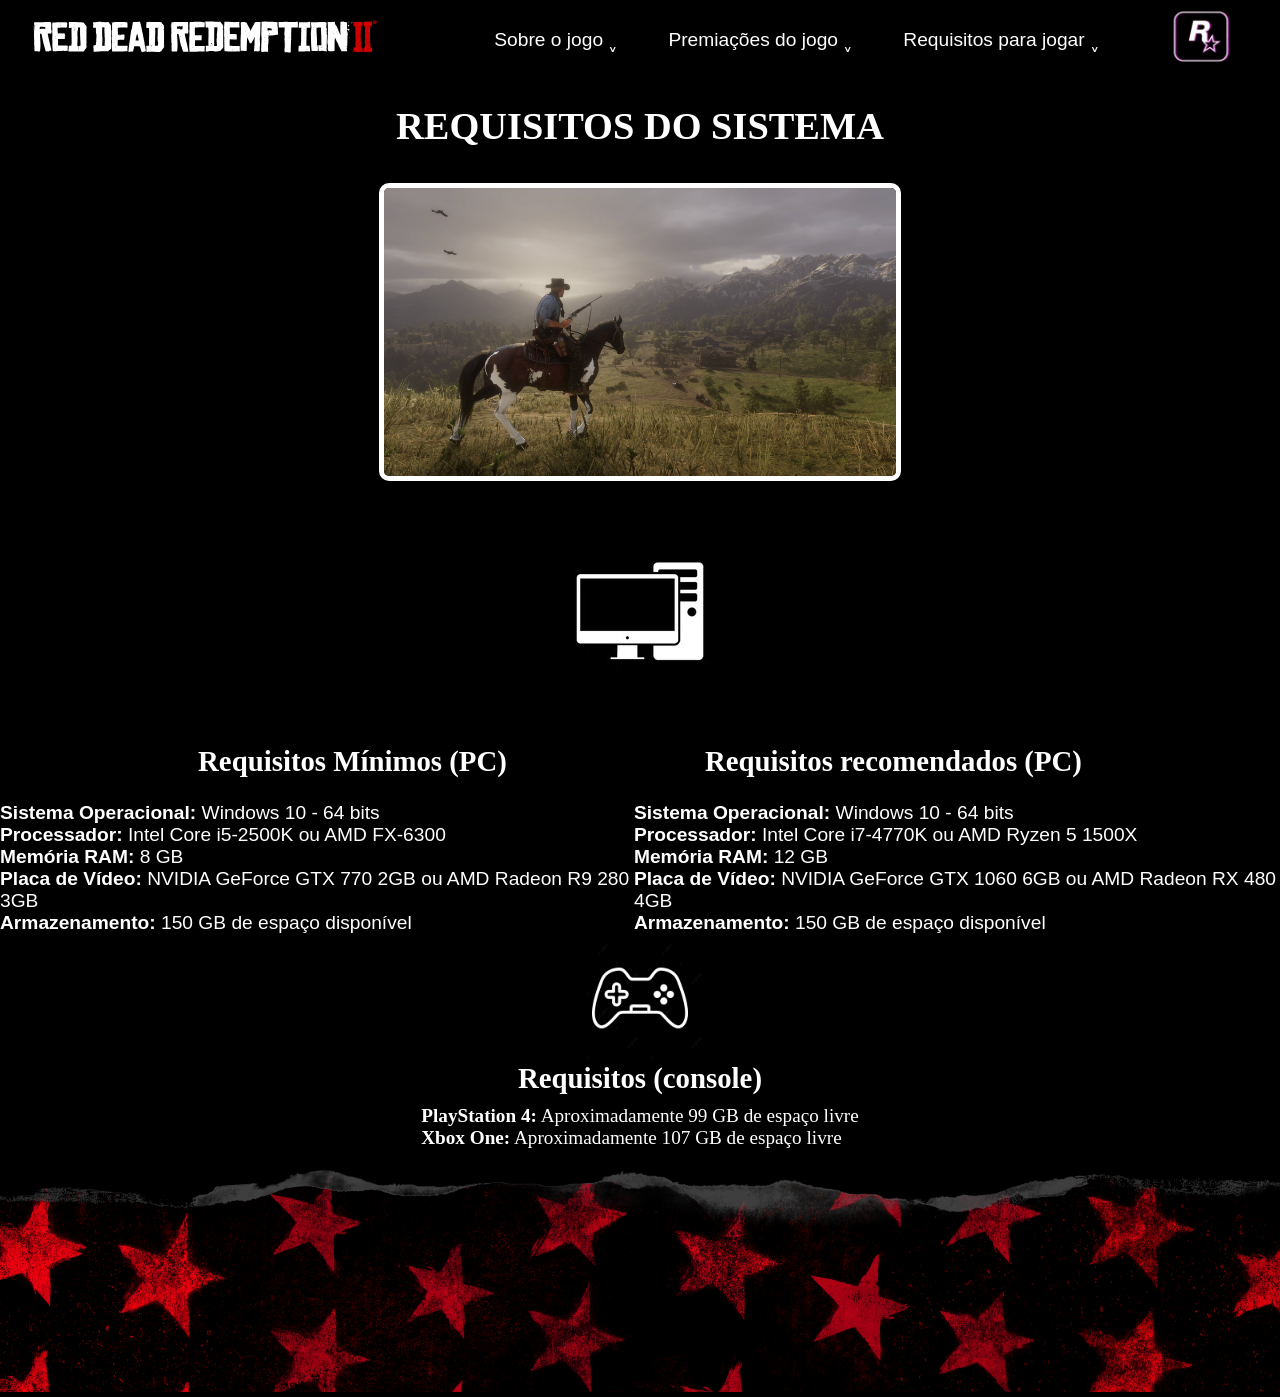
<file: paginas/pag3.html>
<!DOCTYPE html>
<html lang="pt-br">
<head>
    <meta charset="UTF-8">
    <meta name="viewport" content="width=device-width, initial-scale=1.0">
    <link rel="stylesheet" href="../estilos/reqs.css">
    <link rel="icon" type="image/png" href="../img/Rockstar_Games_Logo.png">
    <title>Requisitos red dead redemption II</title>
</head>
<body>
    <header class="cabecario">
        <a href="../index.html"><img src="../img/logoreddeead.svg" alt="Logo"></a>
        <nav>
            <ul class="menu">
                <li><a href="../paginas/pag1.html">Sobre o jogo ˬ</a></li>
                <li><a href="../paginas/pag2.html">Premiações do jogo ˬ</a></li>
                <li><a href="../paginas/pag3.html">Requisitos para jogar ˬ</a></li>
                <li><a href="https://www.rockstargames.com/br/"><img src="../img/rockstar-rockstar-games.gif" alt="Logo Rockstar"></a></li>
            </ul>
        </nav>
    </header>
    <h1>REQUISITOS DO SISTEMA</h1>
    <div class="reso">
        <img src="../img/resolution.jpg" alt="paisagem rdr2">
        </div>

    <div class="ini">
<img src="../img/logomod.jpg" alt="logotipo computador">
    </div>
    <div class="dois">
    <h2>Requisitos Mínimos (PC)</h2>
    <h2>Requisitos recomendados (PC)</h2>
    </div>
    <div class="dois">

<ul>
    <li><strong>Sistema Operacional:</strong> Windows 10 - 64 bits</li>
    <li><strong>Processador:</strong> Intel Core i5-2500K ou AMD FX-6300</li>
    <li><strong>Memória RAM:</strong> 8 GB</li>
    <li><strong>Placa de Vídeo:</strong> NVIDIA GeForce GTX 770 2GB ou AMD Radeon R9 280 3GB</li>
    <li><strong>Armazenamento:</strong> 150 GB de espaço disponível</li>
</ul>


<ul>
    <li><strong>Sistema Operacional:</strong> Windows 10 - 64 bits</li>
    <li><strong>Processador:</strong> Intel Core i7-4770K ou AMD Ryzen 5 1500X</li>
    <li><strong>Memória RAM:</strong> 12 GB</li>
    <li><strong>Placa de Vídeo:</strong> NVIDIA GeForce GTX 1060 6GB ou AMD Radeon RX 480 4GB</li>
    <li><strong>Armazenamento:</strong> 150 GB de espaço disponível</li>
</ul>
    </div>

    <div class="segundo">
<img src="../img/logocont.jpg" alt="logotipo console">
    </div>
    <div class="um">
    <h2>Requisitos (console)</h2>
    </div>
    <div class="um">
<ul>
    <li><strong>PlayStation 4:</strong> Aproximadamente 99 GB de espaço livre</li>
    <li><strong>Xbox One:</strong> Aproximadamente 107 GB de espaço livre</li>
</ul>
    </div>


    <a href="../index.html"><img class="final" src="../img/fundofinal.png" alt="capa final" style="width: 100%;padding-top: 20px;"></a>

</body>
</html>
</file>
<file: estilos/animal.css>
body, ul, li, p {
    margin: 0;
    padding: 0;
    list-style: none;
    font-size: 1.3rem;
    font-family: dead;
    color: white;
}
@font-face {
    font-family: dead;
    src: url(./new.zip);
}
html {
    width: 100%;
    height: 100%;
    background-color: black;
}
.cabecario{
    background-color: black;
    display: flex;
    flex-wrap: nowrap;
    height: 78px;
    align-items: center;
    justify-content: space-between;
}
.blocos, .blocos1 {
    display: flex;
    flex-wrap: wrap;
    gap: 20px;
    margin-bottom: 10px;
    justify-content: space-around;
}
.nome{
    color: white;
}
.lendario{
    display: flex;
    justify-content: center;
    color: yellow;
}
.lend{
    color: yellow;
    font-family: dead;
    display: flex;
    width: 40%;
    margin: 0%;
    padding-left: 30%;
    font-size: inherit;
    padding-bottom: 50px;
    text-align: center;
}
.animais{
    display: flex;
    flex-wrap: wrap;
    gap: 10px;
    margin-bottom: 20px;
    justify-content: space-around;
    width: 90%;
    margin-left: 55px;
}
h3{
    color: yellow;
    font-family: dead;
    font-size: larger
}
.corlen li{
    color: rgb(129, 129, 10);
}
.fundo{
    width: 100%;height: 100%;
}
.descricavalo{
    color: white;
    font-family: dead;
    display: flex;
    width: 40%;
    margin: 0%;
    padding-left: 30%;
    font-size: inherit;
    padding-bottom: 50px;
    text-align: center;
}
.caixa, .ca {
    width: 30%; 
    text-align: center; 
    border: 1px solid white;
    padding: 5px;
    box-sizing: border-box;
}
.caixa img {
    width: 100%;
    height: 472px;
}
.ca img {
    width: 100%;
    height: 440px;
}
.cavas{
    display: flex;
    flex-wrap: wrap;
    gap: 10px;
    margin-bottom: 20px;
    justify-content: space-around;
    width: 90%;
    margin-left: 55px;

}
a{
    text-decoration: none;
}
.va {
    width: 30%; 
    text-align: center; 
    border: 1px solid white;
    padding: 10px;
    box-sizing: border-box;
}
.va img {
    width: 100%;
    height: 415px;
}
.cavalos{
    padding-bottom: 20px;
}
li{
    color: gray;
}
h3{
    display: block;
}
.caixa p, .ca p {
    font-size: 16px;
    margin-top: 10px;
}
.cabecario img {
    width: 350px;
    margin-inline: 30px;
}
.ani{
    color: white;
    font-family: dead;
    display: flex;
    width: 40%;
    margin: 0%;
    padding-left: 30%;
    font-size: inherit;
    padding-bottom: 50px;
    text-align: center;
}
.ani2{
    color: white;
    font-family: dead;
    display: flex;
    width: 40%;
    margin: 0%;
    padding-left: 30%;
    font-size: inherit;
    padding-bottom: 50px;
    text-align: center;
}
.menu {
    display: flex;
    align-items: center;
}
.menu li {
    margin-left: 30px;
    display: flex;
    flex-wrap: wrap;
    flex-direction: row;
    align-content: center;
}
h2{
    margin: 5px;
}
.cavalos{
    display: flex;
    justify-content: center;
}
.menu li a {
    color: white;
    display: block;
    padding: 10px;
}
.ani{
    display: flex;
    padding: 0%;
    flex-direction: row-reverse;
    padding-left: 240px;
     font-size: x-large;
}
.menu li img {
    width: 100px;
    margin-inline-end: 20px;
}
.menu img {
    margin: 0;
    width: 90px;
}
.capa{
    width: 100%;
    height: 840px;
}
</file>
<file: estilos/arthur.css>
body, ul, li, p {
    margin: 0;
    padding: 0;
    list-style: none;
    font-size: 1.2rem;
    font-family: Arial, sans-serif;
}
@font-face {
    font-family: dead;
    src: url(./new.zip);
}
a{
    text-decoration: none;
}
html {
    width: 100%;
    height: 100%;
    background-color: black;
}
.cabecario {
    background-color: black;
    display: flex;
    flex-wrap: nowrap;
    height: 78px;
    align-items: center;
    justify-content: space-between;
}

.cabecario img {
    width: 350px;
    margin-inline: 30px;
}

h1{
    color: white;
    font-family: dead;
    display: flex;
    width: 40%;
    height: 100%;
    margin: 0%;
    padding-left: 30%;
    font-size: inherit;
    padding-bottom: 13px;
    text-align: center;
}
p{
    color: white;
    font-family: dead;
    width: 40%;
}
.fundode{
    display: flex;
    justify-content: center;
}
h2{
    color: white;
    display: flex;
    justify-content: center;
    font-family: dead;
    margin: 0%;
    padding-top: 10px;
}
.fundode img{
    width: 55%;
}
.menu {
    display: flex;
    align-items: center;
}

.image{
    display: flex;
}

.image img{
    height: 800px;
    width: 480px;
    padding-left: 70px;
    padding-top: 30px;
}
.image p{
    text-align:left;
    padding-left: 20px;
}
.menu li {
    margin-left: 30px;
    display: flex;
    flex-wrap: wrap;
    flex-direction: row;
    align-content: center;
}

.menu li a {
    color: white;
    display: block;
    padding: 10px;
}

.menu li img {
    width: 100px;
    margin-inline-end: 20px;
}
.video{
    display: flex;
    justify-content: center;

}
.menu img {
    margin: 0;
    width: 90px;
}

.hist{
    background-color:#aa967a;
}
.hist h1{
    display: flex;
    color: black;
    justify-content: center;
    font-family: dead;
}
.hist p{
 text-align: center;
 width: 100%;
 color: black;
 font-family: dead;
}
.ler{
    display: flex;
    padding-left: 74%;
    padding-top: 5px;
}
.diario-container {
    position: relative;
    width: 100%;
    max-width: 900px; 
    margin: 0 auto;
  }
  
  .diario-container img {
    width: 100%;
    height: auto;
  }
  
  .botao-ler {
    position: absolute;
    padding-top: 63%;
  
  }
  .botao-ler img{
    width: 40px;
  }
  
  .iframe-diario {
    position: absolute;
    top: 10%;
    left: 54%;
    width: 44%;
    height: 497px;
    border: none;
    z-index: 1;
}
</file>
<file: estilos/honra.css>
body, ul, li, p {
    margin: 0;
    padding: 0;
    list-style: none;
    font-size: 1.2rem;
    font-family: Arial, sans-serif;
}
@font-face {
    font-family: dead;
    src: url(./new.zip);
}
html {
    width: 100%;
    height: 100%;
    background-color: black;
}
.cabecario {
    background-color: black;
    display: flex;
    flex-wrap: nowrap;
    height: 78px;
    align-items: center;
    justify-content: space-between;
}

.cabecario img {
    width: 350px;
    margin-inline: 30px;
}
.titulo img{
    width: 10%;
    height: 100%;
}
.titulo{
    display: flex;
    flex-direction: column;
    align-content: center;
    flex-wrap: wrap;
    align-items: center;
}
.titulo h1{
    color: white;
    font-family: dead;
    margin: 5px;
}
.titulo p{
    color: white;
    font-family: dead;
    width: 40%;
    text-align: center;
    padding-bottom: 15px;
}
.menu {
    display: flex;
    align-items: center;
}
.menu li {
    margin-left: 30px;
    display: flex;
    flex-wrap: wrap;
    flex-direction: row;
    align-content: center;
}
.honra{
    display: flex;
    justify-content: space-around;
}
.honra img {
    border: 2px solid rgb(252, 251, 248); 
    border-radius: 10px;
    padding: 5px; 
    height: 540px;
}
.p1{
    display: flex;
    flex-direction: column;
    align-items: center;
}
.p1 p{
    color: white;
    width: 40%;
    display: flex;
    text-align: center;
    font-family: dead;
    padding-bottom: 30px;
}
.p1 h2{
    color: white;
    font-family: dead;
    display: flex;
    justify-content: center;
    margin: 5px;
    padding-top: 40px;
}
.tit {
    display: flex;
    justify-content: flex-start; margin: 10px;padding-top: 15px;
}
.tit li{
    color: rgb(37, 175, 37);
    font-family: dead;
    padding-left: 25px;
    
}
.tit h3{
    color: rgb(17, 196, 17);
    font-family: dead;
    margin: 0px;
    padding-bottom: 23px;
    padding-left: 25px;
}
.tit img{
    width: 40%;
    height: 100%;
}
.toi img{
    width: 40%;
    height: 100%;
}
.toi {
    display: flex;
    justify-content: flex-start; margin: 10px;padding-top: 15px;
    padding-bottom: 15px
}
.toi li{
    color: rgb(192, 16, 10);
    font-family: dead;
    padding-left: 25px;

}
.toi h3{
    color: rgb(218, 30, 30);
    font-family: dead;
    margin: 0px;
    padding-bottom: 23px;
    padding-left: 25px;
}
.imagens {
    display: flex;
    justify-content: center;
    gap: 20px;
    text-align: center;
    padding-bottom: 60px;
}
h4{
    color: white;
    font-family: dead;
    justify-content: center;
    display: flex;
    font-size: xx-large;
}

.imagens img {
    width: 100%;
    height: 93%;
}
.imagens p{
    padding-left: 80px;
}
a{
    text-decoration: none;
}
.texto{
    text-align: center;
    margin-top: 10px;
    font-weight: bold;
    color: white;
    font-family: dead;
    width: 75%;
}

.fin{
    display: flex;
    font-family: dead;
    justify-content: center;
    align-items: center;
}
.fin p{
    color: white;
    font-family: dead;
    width: 41%;
}
.final h2{
    color: white;
    font-family: dead;
    display: flex;
    justify-content: center;
}
.textfinal p{
color: white;
width: 60%;
font-family: dead;
text-align: center;

}
.fin img{
    width: 40%;
    height: 100%;
}
.menu li a {
    color: white;
    display: block;
    padding: 10px;
}

.menu li img {
    width: 100px;
    margin-inline-end: 20px;
}
.menu img {
    margin: 0;
    width: 90px;
}
</file>
<file: estilos/sobre.css>
body, ul, li, p {
    margin: 0;
    padding: 0;
    list-style: none;
    font-size: 1.2rem;
    font-family: Arial, sans-serif;
}
@font-face {
    font-family: dead;
    src: url(./new.zip);
}
html {
    width: 100%;
    height: 100%;
    background-color: black;
}
.cabecario {
    background-color: black;
    display: flex;
    flex-wrap: nowrap;
    height: 78px;
    align-items: center;
    justify-content: space-between;
}

.cabecario img {
    width: 350px;
    margin-inline: 30px;
}
.menu {
    display: flex;
    align-items: center;
}
.menu li {
    margin-left: 30px;
    display: flex;
    flex-wrap: wrap;
    flex-direction: row;
    align-content: center;
}
a{
    text-decoration: none;
}
.menu li a {
    color: white;
    display: block;
    padding: 10px;
}
.menu li img {
    width: 100px;
    margin-inline-end: 20px;
}
.menu img {
    margin: 0;
    width: 90px;
}
h1{
    font-family: dead;
    color: white;
    display: flex;
    justify-content: center;
    margin: 0%;
    margin-bottom: 15px;
    font-size: 250%;
}
.ini{
    display: flex;
    justify-content: center;
    flex-wrap: wrap;
    text-align: center;
}
.ini img{
    width: 750px;
    padding-bottom: 10px;
}
.ini p{
    font-family: dead;
    color: white;
    width: 80%;
    font-size: x-large ;
}
.red{
    display: flex;
    justify-content: center;
}
.red img{
    width: 40%;
}
h2{
    display: flex;
    justify-content: center;
    color: red;
    font-family: dead;
    margin: 0%;
    margin-bottom: 10px;
}
</file>
<file: estilos/premios.css>
body, ul, li, p {
    margin: 0;
    padding: 0;
    list-style: none;
    font-size: 1.2rem;
    font-family: Arial, sans-serif;
}
@font-face {
    font-family: dead;
    src: url(./new.zip);
}
html {
    width: 100%;
    height: 100%;
    background-color: black;
}
.cabecario {
    background-color: black;
    display: flex;
    flex-wrap: nowrap;
    height: 78px;
    align-items: center;
    justify-content: space-between;
}
.b1{
    display: flex;
    justify-content: center;
}
.bar{
    width: 40%;
    border: 2px solid white;
    border-radius: 10px;
}
.cabecario img {
    width: 350px;
    margin-inline: 30px;
}
.menu {
    display: flex;
    align-items: center;
}
.menu li {
    margin-left: 30px;
    display: flex;
    flex-wrap: wrap;
    flex-direction: row;
    align-content: center;
}

a{
    text-decoration: none;
}

.menu li a {
    color: white;
    display: block;
    padding: 10px;
}

.menu li img {
    width: 100px;
    margin-inline-end: 20px;
}
.menu img {
    margin: 0;
    width: 90px;
}

.ini{
    display: flex;
    justify-content: center;
}
.ini img{
    width: 16%;
}
h1{
    display: flex;
    justify-content: center;
    color: white;
    font-family: dead;
}
h2{
    display: flex;
    justify-content: center;
    color: white;
    font-family: dead;
}
.lista li{
    display: flex;
    justify-content: center;
    color: white;
    font-family: dead;
}
.final{
    padding-top: 110px;
}
.fa{
    display: flex;
    justify-content: center;
    padding-top: 30px;
}
.fi{
    width: 56%;
    border: 2px solid white;
    border-radius: 10px;
}
</file>
<file: estilos/reqs.css>
body, ul, li, p {
    margin: 0;
    padding: 0;
    list-style: none;
    font-size: 1.2rem;
    font-family: Arial, sans-serif;
}
@font-face {
    font-family: dead;
    src: url(./new.zip);
}
html {
    width: 100%;
    height: 100%;
    background-color: black;
}
.cabecario {
    background-color: black;
    display: flex;
    flex-wrap: nowrap;
    height: 78px;
    align-items: center;
    justify-content: space-between;
}

.cabecario img {
    width: 350px;
    margin-inline: 30px;
}
.menu {
    display: flex;
    align-items: center;
}
.menu li {
    margin-left: 30px;
    display: flex;
    flex-wrap: wrap;
    flex-direction: row;
    align-content: center;
}

a{
    text-decoration: none;
}

.menu li a {
    color: white;
    display: block;
    padding: 10px;
}

.menu li img {
    width: 100px;
    margin-inline-end: 20px;
}
.menu img {
    margin: 0;
    width: 90px;
}

.ini{
    display: flex;
    justify-content: center;
    align-items: center ;
}
h1{
    color: white;
    font-family: dead;
    display: flex;
    justify-content: center;

}
.dois h2{
    color: white;
    font-family: dead;
}
.pc li{
    color: white;
    font-family: dead;
}
.dois{
    color: white;
    font-family: dead;
    display: flex;
    justify-content: space-evenly;
}
.segundo{
    display: flex;
    justify-content: center;
}
.segundo img{
    width: 10%;

}
.um{
    display: flex;
    justify-content: center;
}
.um li{
    color: white;
    font-family: dead;

}
.um h2{
    color: white;
    font-family: dead;
    margin: 0px;
    padding-bottom: 10px;
}
.reso{
    display: flex;justify-content: center;
    padding-top: 10px;
}
.reso img{
    width: 40%;
    height: 100%;
    border: 5px solid white;
    border-radius: 10px;
}
</file>
